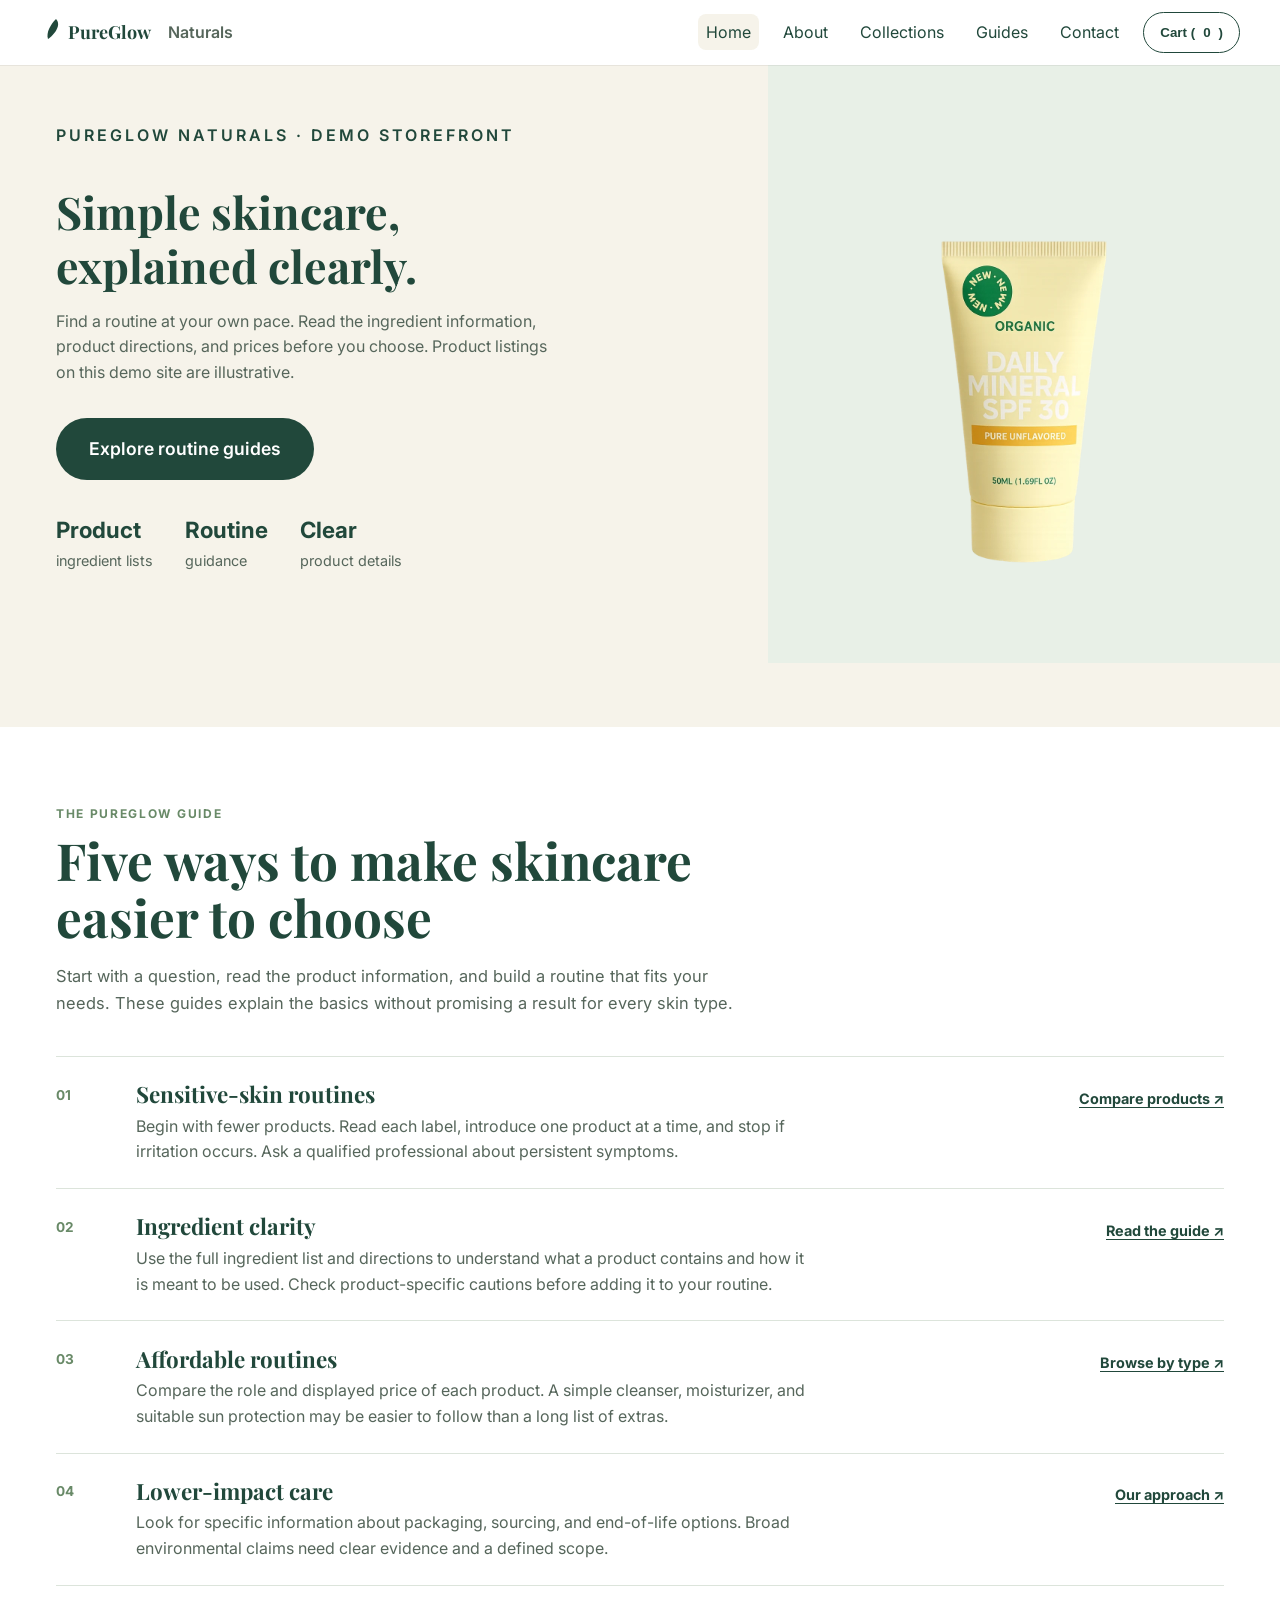
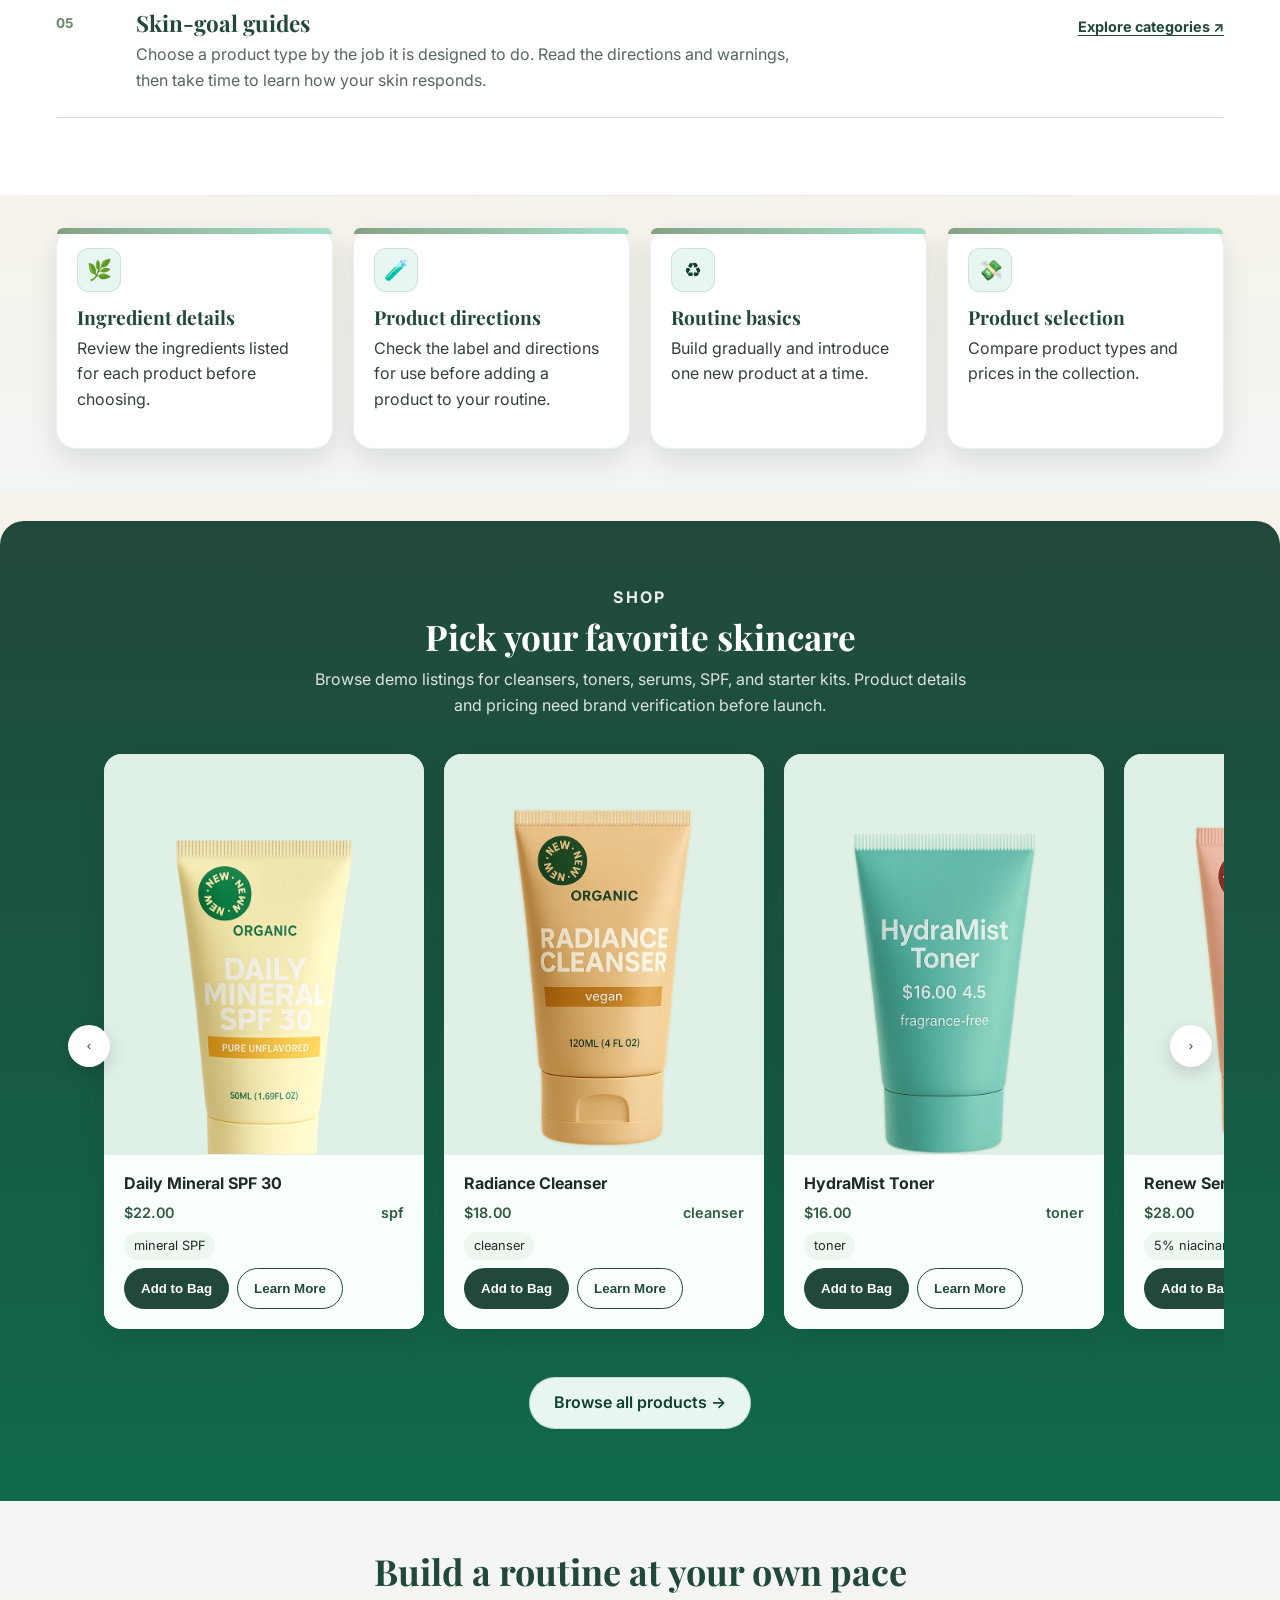
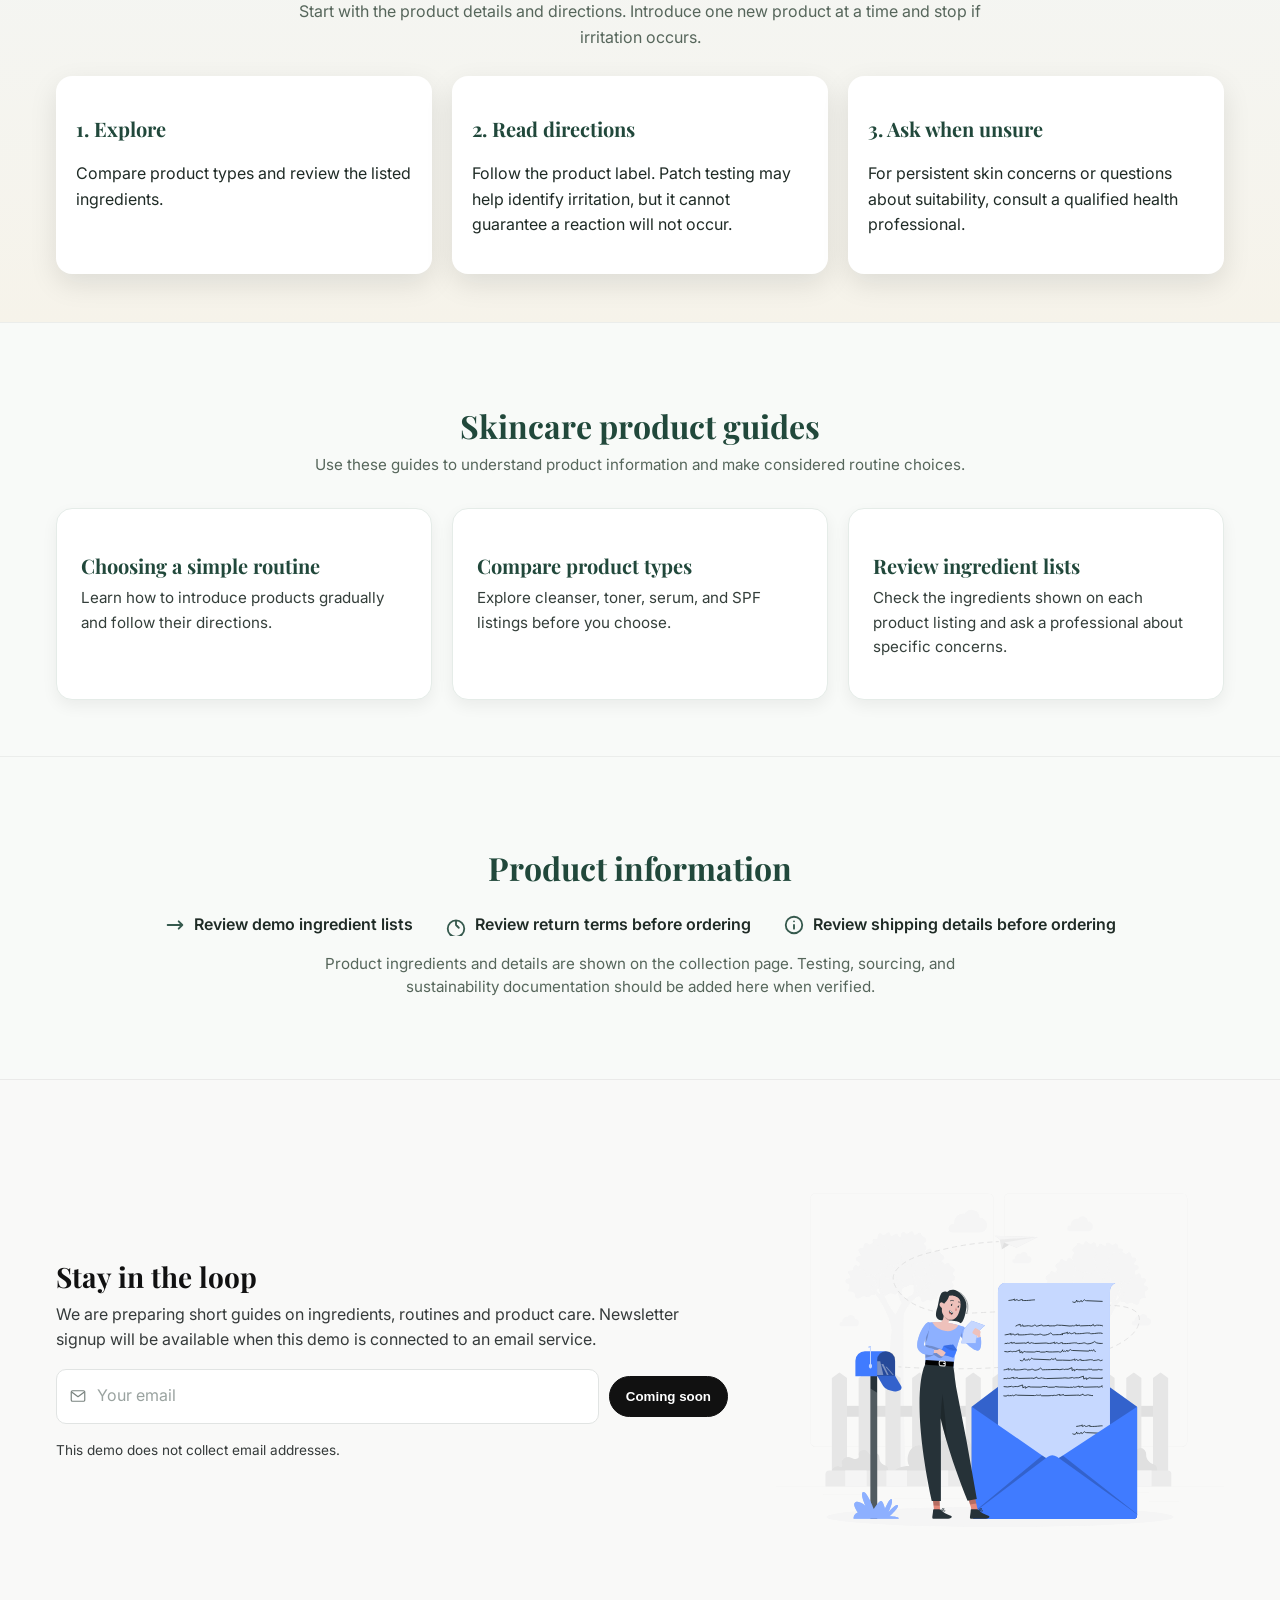
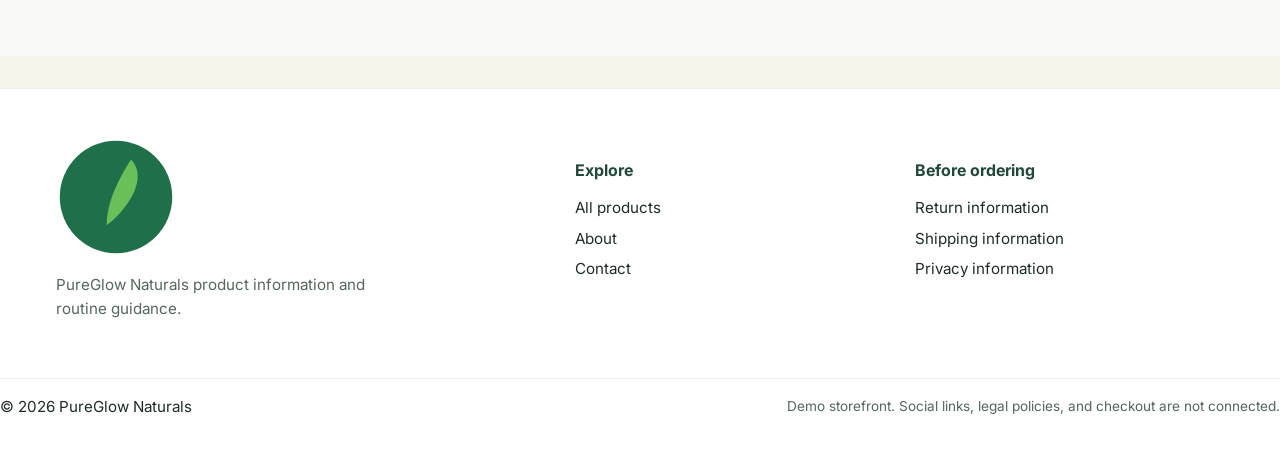
<file: index.html>
<!DOCTYPE html>
<html lang="en">
<head>
  <meta charset="utf-8" />
  <meta name="viewport" content="width=device-width, initial-scale=1" />
  <title>PureGlow Naturals | Simple skincare, clear product details</title>
  <meta name="description" content="Explore PureGlow Naturals skincare products with ingredient details, routine guidance, and straightforward product information." />
  <meta property="og:title" content="PureGlow Naturals" />
  <meta property="og:description" content="Explore skincare products with ingredient details and straightforward product information." />
  <meta property="og:type" content="website" />

  <meta property="og:image" content="assets/images/product-img1.webp" />
  <meta name="twitter:card" content="summary_large_image" />

  <link rel="icon" href="favicon.svg" type="image/svg+xml" />
  <link href="https://fonts.googleapis.com/css2?family=Inter:wght@400;500;600&family=Playfair+Display:wght@600;700&display=swap" rel="stylesheet">
  <link rel="stylesheet" href="styles/main.css" />
</head>
<body>
  <a class="skip-link" href="#main">Skip to content</a>

  <header class="site-header" data-sticky>
    <div class="container header-inner">
      <a class="brand" href="index.html" aria-label="PureGlow Naturals home">
        <svg class="logo" viewBox="0 0 120 32" aria-hidden="true">
          <title>PureGlow Naturals</title>
          <g fill="currentColor">
            <path d="M16 2c6 6-2 16-8 20C6 16 10 8 16 2Z"></path>
            <text x="28" y="22" font-family="Playfair Display, serif" font-size="18">PureGlow</text>
          </g>
        </svg>
        <span class="brand-sub">Naturals</span>
      </a>

      <button class="nav-toggle" aria-expanded="false" aria-controls="primary-nav">
        <span class="sr-only">Toggle navigation</span>
        ☰
      </button>

      <nav id="primary-nav" class="primary-nav" aria-label="Main">
        <ul>
          <li><a class="is-active" href="index.html">Home</a></li>
          <li><a href="about.html">About</a></li>
          <li><a href="collections.html">Collections</a></li>
          <li><a href="index.html#guides">Guides</a></li>
          <li><a href="contact.html">Contact</a></li>
          <li><button class="btn btn-ghost cart-open" data-analytics="open_cart">Cart (<span id="cartCount">0</span>)</button></li>
        </ul>
      </nav>
    </div>
  </header>

  <main id="main">
    <!-- HERO -->
<section class="hero">
  <div class="hero-inner container">
    <div class="hero-content">
      <p class="hero-intro">PUREGLOW NATURALS · DEMO STOREFRONT</p>
      <h1>Simple skincare, explained clearly.</h1>
      <p class="hero-desc">
        Find a routine at your own pace. Read the ingredient information, product directions, and prices before you choose. Product listings on this demo site are illustrative.
      </p>
      <a href="#guides" class="btn btn-primary btn-lg">Explore routine guides</a>

      <div class="hero-stats">
        <div class="stat"><strong>Product</strong><span>ingredient lists</span></div>
        <div class="stat"><strong>Routine</strong><span>guidance</span></div>
        <div class="stat"><strong>Clear</strong><span>product details</span></div>
      </div>
    </div>
    <div class="hero-image">
      <img src="assets/images/product-img1.webp" alt="PureGlow Daily Mineral SPF 30 sunscreen">
    </div>
  </div>
</section>

<section class="guide-hub" id="guides" aria-labelledby="guide-hub-title">
  <div class="container">
    <div class="guide-hub-heading">
      <p class="guide-kicker">THE PUREGLOW GUIDE</p>
      <h2 id="guide-hub-title">Five ways to make skincare easier to choose</h2>
      <p>Start with a question, read the product information, and build a routine that fits your needs. These guides explain the basics without promising a result for every skin type.</p>
    </div>
    <div class="guide-list">
      <article class="guide-item" id="sensitive-skin"><span class="guide-number">01</span><div><h3>Sensitive-skin routines</h3><p>Begin with fewer products. Read each label, introduce one product at a time, and stop if irritation occurs. Ask a qualified professional about persistent symptoms.</p></div><a href="collections.html">Compare products <span aria-hidden="true">↗</span></a></article>
      <article class="guide-item" id="ingredient-clarity"><span class="guide-number">02</span><div><h3>Ingredient clarity</h3><p>Use the full ingredient list and directions to understand what a product contains and how it is meant to be used. Check product-specific cautions before adding it to your routine.</p></div><a href="ingredient-guide.html">Read the guide <span aria-hidden="true">↗</span></a></article>
      <article class="guide-item" id="affordable-routines"><span class="guide-number">03</span><div><h3>Affordable routines</h3><p>Compare the role and displayed price of each product. A simple cleanser, moisturizer, and suitable sun protection may be easier to follow than a long list of extras.</p></div><a href="collections.html">Browse by type <span aria-hidden="true">↗</span></a></article>
      <article class="guide-item" id="lower-impact-care"><span class="guide-number">04</span><div><h3>Lower-impact care</h3><p>Look for specific information about packaging, sourcing, and end-of-life options. Broad environmental claims need clear evidence and a defined scope.</p></div><a href="about.html">Our approach <span aria-hidden="true">↗</span></a></article>
      <article class="guide-item" id="skin-goal-guides"><span class="guide-number">05</span><div><h3>Skin-goal guides</h3><p>Choose a product type by the job it is designed to do. Read the directions and warnings, then take time to learn how your skin responds.</p></div><a href="collections.html">Explore categories <span aria-hidden="true">↗</span></a></article>
    </div>
  </div>
</section>

    <!-- USP / Benefits (modern tiles) -->
<section class="usp-section">
  <div class="container">
    <div class="usp-grid">
      <article class="usp-card">
        <span class="usp-icon" aria-hidden="true">🌿</span>
        <h3>Ingredient details</h3>
        <p>Review the ingredients listed for each product before choosing.</p>
      </article>

      <article class="usp-card">
        <span class="usp-icon" aria-hidden="true">🧪</span>
        <h3>Product directions</h3>
        <p>Check the label and directions for use before adding a product to your routine.</p>
      </article>

      <article class="usp-card">
        <span class="usp-icon" aria-hidden="true">♻️</span>
        <h3>Routine basics</h3>
        <p>Build gradually and introduce one new product at a time.</p>
      </article>

      <article class="usp-card">
        <span class="usp-icon" aria-hidden="true">💸</span>
        <h3>Product selection</h3>
        <p>Compare product types and prices in the collection.</p>
      </article>
    </div>
  </div>
</section>


    <!-- FEATURED PRODUCTS -->
 <!-- FEATURED BAND -->
<section class="featured-band" id="shop">
  <div class="container">
    <header class="band-head">
      <p class="eyebrow">SHOP</p>
      <h2>Pick your favorite skincare</h2>
      <p class="band-sub">
        Browse demo listings for cleansers, toners, serums, SPF, and starter kits. Product details and pricing need brand verification before launch.
      </p>
    </header>

    <div class="scroller-wrap">
      <button class="scroll-btn prev" aria-label="Previous">‹</button>

      <div id="featuredScroller" class="scroller" tabindex="0" aria-label="Featured products">
        <div id="featuredGrid" class="product-row"><!-- filled by JS --></div>
      </div>

      <button class="scroll-btn next" aria-label="Next">›</button>
    </div>

    <div class="band-cta">
      <a class="btn btn-secondary" href="collections.html">Browse all products →</a>
    </div>
  </div>
</section>


  <!-- ROUTINE GUIDANCE -->
<section class="tst is-simple" aria-labelledby="routine-heading">
  <div class="container">
    <header class="tst-head">
      <h2 id="routine-heading">Build a routine at your own pace</h2>
      <p class="tst-sub">Start with the product details and directions. Introduce one new product at a time and stop if irritation occurs.</p>
    </header>
    <div class="grid-3 cards">
      <article class="card"><h3>1. Explore</h3><p>Compare product types and review the listed ingredients.</p></article>
      <article class="card"><h3>2. Read directions</h3><p>Follow the product label. Patch testing may help identify irritation, but it cannot guarantee a reaction will not occur.</p></article>
      <article class="card"><h3>3. Ask when unsure</h3><p>For persistent skin concerns or questions about suitability, consult a qualified health professional.</p></article>
    </div>
  </div>
</section>

  <!-- EDUCATION -->
<section class="education-section">
  <div class="container">
    <header class="edu-head">
      <h2>Skincare product guides</h2>
      <p>Use these guides to understand product information and make considered routine choices.</p>
    </header>

    <div class="grid-3 cards">
      <a class="card card-link" href="collections.html">
        <h3>Choosing a simple routine</h3>
        <p>Learn how to introduce products gradually and follow their directions.</p>
      </a>
      <a class="card card-link" href="collections.html">
        <h3>Compare product types</h3>
        <p>Explore cleanser, toner, serum, and SPF listings before you choose.</p>
      </a>
      <a class="card card-link" href="collections.html">
        <h3>Review ingredient lists</h3>
        <p>Check the ingredients shown on each product listing and ask a professional about specific concerns.</p>
      </a>
    </div>
  </div>
</section>


    <section class="transparency">
  <div class="container transparency-inner">
    <h2>Product information</h2>

    <div class="transparency-points">
      <div class="tpoint">
        <svg xmlns="http://www.w3.org/2000/svg" fill="none" viewBox="0 0 24 24" stroke-width="2" stroke="currentColor">
          <path stroke-linecap="round" stroke-linejoin="round" d="M4 12h16m0 0l-4 4m4-4l-4-4" />
        </svg>
        <span>Review demo ingredient lists</span>
      </div>

      <div class="tpoint">
        <svg xmlns="http://www.w3.org/2000/svg" fill="none" viewBox="0 0 24 24" stroke-width="2" stroke="currentColor">
          <path stroke-linecap="round" stroke-linejoin="round" d="M12 8v4l3 3m6 1a9 9 0 11-18 0 9 9 0 0118 0z" />
        </svg>
        <span>Review return terms before ordering</span>
      </div>

      <div class="tpoint">
        <svg xmlns="http://www.w3.org/2000/svg" fill="none" viewBox="0 0 24 24" stroke-width="2" stroke="currentColor">
          <path stroke-linecap="round" stroke-linejoin="round" d="M3 12a9 9 0 1118 0 9 9 0 01-18 0zm9 0v4m0-8h.01" />
        </svg>
        <span>Review shipping details before ordering</span>
      </div>
    </div>

    <p class="transparency-note">
      Product ingredients and details are shown on the collection page. Testing, sourcing, and sustainability documentation should be added here when verified.
    </p>
  </div>
</section>

  </main>

  <!-- NEWSLETTER -->
<section class="newsletter">
  <div class="container newsletter-inner">
    <!-- Left: copy + form -->
    <div class="newsletter-copy">
      <h2>Stay in the loop</h2>
      <p>
        We are preparing short guides on ingredients, routines and product care. Newsletter signup will be available when this demo is connected to an email service.
      </p>

      <form class="newsletter-form" action="#" method="post" novalidate data-demo-form>
        <label class="sr-only" for="nl-email">Your email</label>
        <div class="input-wrap">
          <!-- mail icon -->
          <svg class="mail-icon" viewBox="0 0 24 24" aria-hidden="true">
            <path d="M3 6.75A1.75 1.75 0 0 1 4.75 5h14.5A1.75 1.75 0 0 1 21 6.75v10.5A1.75 1.75 0 0 1 19.25 19H4.75A1.75 1.75 0 0 1 3 17.25V6.75Z"/>
            <path d="M4 7l8 6 8-6" fill="none" stroke="currentColor" stroke-width="1.6" stroke-linecap="round" stroke-linejoin="round"/>
          </svg>
          <input type="email" id="nl-email" name="email" placeholder="Your email" required>
        </div>
        <button class="btn btn-dark" type="button" disabled>Coming soon</button>
      </form>

      <p class="newsletter-legal tiny">
        This demo does not collect email addresses.
      </p>

    </div>

    <!-- Right: illustration -->
    <div class="newsletter-art" aria-hidden="true">
      <!-- Monochrome mailbox character (inline SVG) -->
     <img src="assets/images/Mailbox.svg" alt="" srcset="">
    </div>
  </div>
</section>


  <footer class="site-footer">
    <div class="footer-inner container">
      <div class="footer-brand">
        <img src="favicon.svg" alt="" class="footer-logo">
        <p>PureGlow Naturals product information and routine guidance.</p>
      </div>
      <nav class="footer-links" aria-label="Footer">
        <div><h4>Explore</h4><ul><li><a href="collections.html">All products</a></li><li><a href="about.html">About</a></li><li><a href="contact.html">Contact</a></li></ul></div>
        <div><h4>Before ordering</h4><ul><li><a href="contact.html#returns">Return information</a></li><li><a href="contact.html#shipping">Shipping information</a></li><li><a href="contact.html#privacy">Privacy information</a></li></ul></div>
      </nav>
    </div>
    <div class="footer-bottom"><p>© <span id="year"></span> PureGlow Naturals</p><p class="tiny">Demo storefront. Social links, legal policies, and checkout are not connected.</p></div>
  </footer>

  <!-- PRODUCT MODAL -->
  <dialog id="productModal" class="modal" aria-label="Product details">
    <button class="modal-close" data-close-modal aria-label="Close">×</button>
    <div class="modal-body" id="productModalContent"><!-- filled by JS --></div>
  </dialog>

  <!-- CART DRAWER -->
  <aside id="cartDrawer" class="cart-drawer" aria-hidden="true" aria-label="Shopping cart">
    <div class="cart-head">
      <h3>Your Bag</h3>
      <button class="cart-close" aria-label="Close cart">×</button>
    </div>
    <div id="cartItems" class="cart-items"></div>
    <div class="cart-foot">
      <div class="cart-line"><span>Subtotal</span><strong id="cartSubtotal">$0.00</strong></div>
      <button id="beginCheckout" class="btn btn-primary">Proceed to Checkout</button><p id="checkoutDemoNotice" class="tiny" role="status" aria-live="polite">Demo checkout only. Orders and payments are not processed.</p>
      <p class="tiny">Demo checkout only. Orders and payments are not processed on this site.</p>
    </div>
  </aside>
  <div id="scrim" class="scrim" hidden></div>

  <script>window.dataLayer = window.dataLayer || [];</script>
  <script defer src="scripts/google-tag.js"></script>
  <script type="module" src="scripts/main.js"></script>
</body>
</html>
</file>
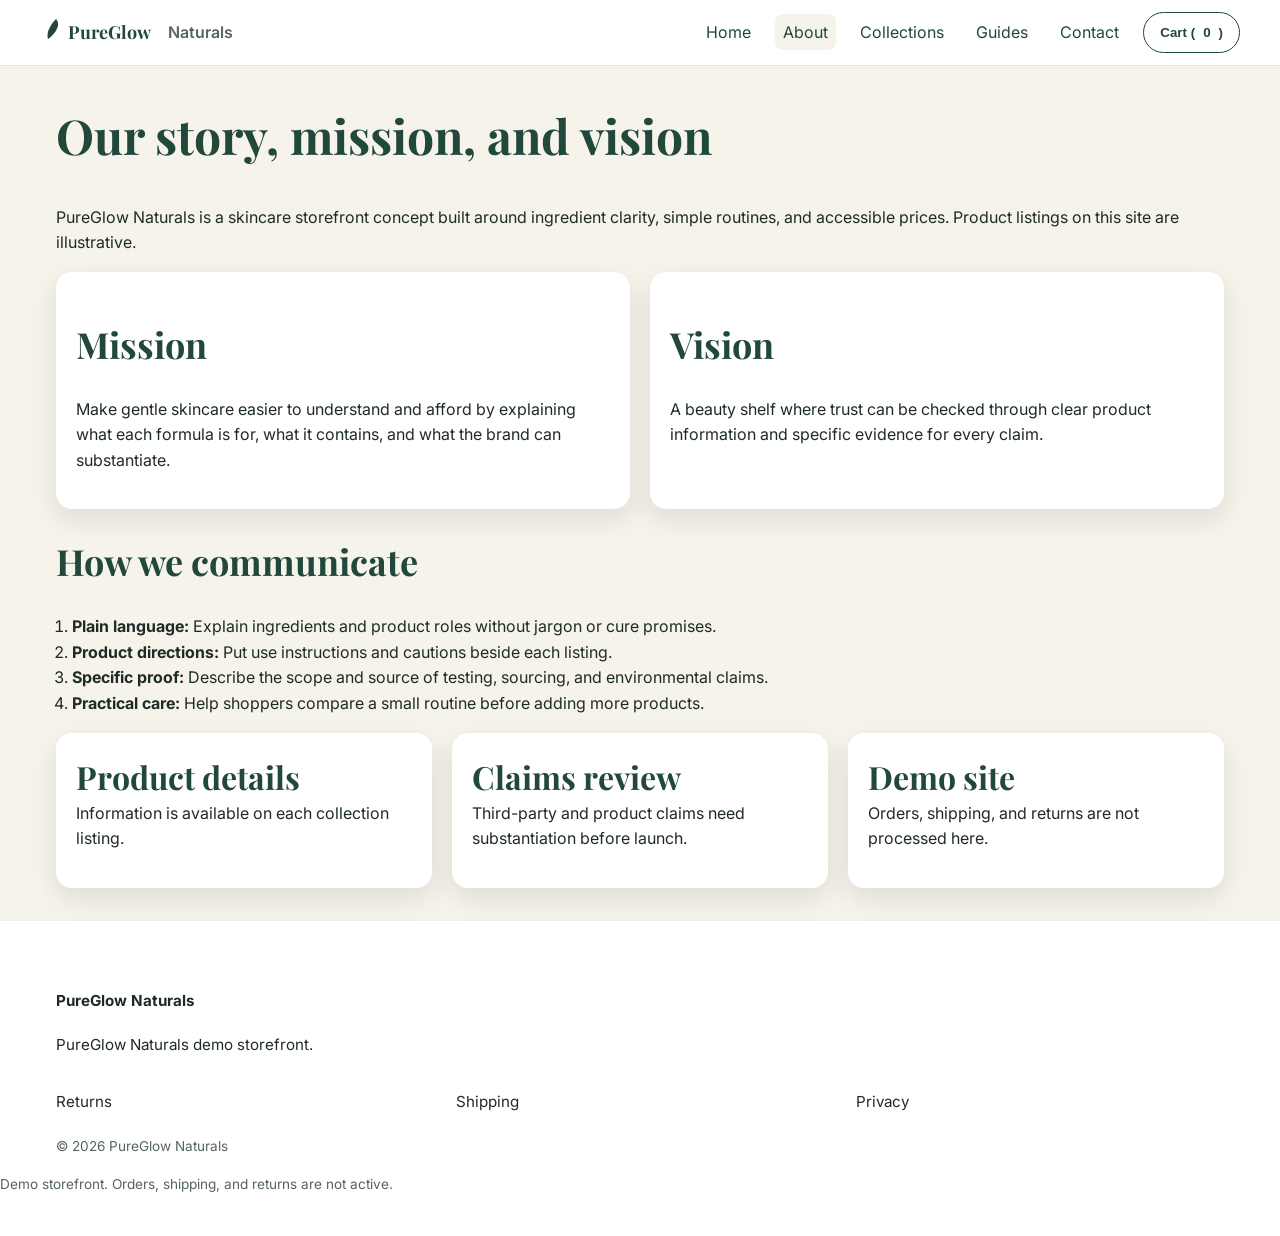
<file: about.html>
<!DOCTYPE html>
<html lang="en">
<head>
  <meta charset="utf-8" />
  <meta name="viewport" content="width=device-width, initial-scale=1" />
  <title>About — PureGlow Naturals</title>
  <meta name="description" content="Learn about the PureGlow Naturals demo site and its approach to clear product information." />
  <link rel="icon" href="favicon.svg" type="image/svg+xml" />
  <link href="https://fonts.googleapis.com/css2?family=Inter:wght@400;500;600&family=Playfair+Display:wght@600;700&display=swap" rel="stylesheet">
  <link rel="stylesheet" href="styles/main.css" />
</head>
<body>
  <a class="skip-link" href="#main">Skip to content</a>
  <header class="site-header">
    <div class="container header-inner">
      <a class="brand" href="index.html" aria-label="PureGlow Naturals home">
        <svg class="logo" viewBox="0 0 120 32" aria-hidden="true"><g fill="currentColor"><path d="M16 2c6 6-2 16-8 20C6 16 10 8 16 2Z"></path><text x="28" y="22" font-family="Playfair Display, serif" font-size="18">PureGlow</text></g></svg>
        <span class="brand-sub">Naturals</span>
      </a>
      <button class="nav-toggle" aria-expanded="false" aria-controls="primary-nav">☰</button>
      <nav id="primary-nav" class="primary-nav" aria-label="Main">
        <ul>
          <li><a href="index.html">Home</a></li>
          <li><a class="is-active" href="about.html">About</a></li>
          <li><a href="collections.html">Collections</a></li>
          <li><a href="index.html#guides">Guides</a></li>
          <li><a href="contact.html">Contact</a></li>
          <li><button class="btn btn-ghost cart-open">Cart (<span id="cartCount">0</span>)</button></li>
        </ul>
      </nav>
    </div>
  </header>

  <main id="main" class="container">
    <section class="page-head">
      <h1>Our story, mission, and vision</h1>
      <p>PureGlow Naturals is a skincare storefront concept built around ingredient clarity, simple routines, and accessible prices. Product listings on this site are illustrative.</p>
    </section>

    <section class="grid-2">
      <article class="card">
        <h2>Mission</h2>
        <p>Make gentle skincare easier to understand and afford by explaining what each formula is for, what it contains, and what the brand can substantiate.</p>
      </article>
      <article class="card">
        <h2>Vision</h2>
        <p>A beauty shelf where trust can be checked through clear product information and specific evidence for every claim.</p>
      </article>
    </section>

    <section class="timeline">
      <h2>How we communicate</h2>
      <ol>
        <li><strong>Plain language:</strong> Explain ingredients and product roles without jargon or cure promises.</li>
        <li><strong>Product directions:</strong> Put use instructions and cautions beside each listing.</li>
        <li><strong>Specific proof:</strong> Describe the scope and source of testing, sourcing, and environmental claims.</li>
        <li><strong>Practical care:</strong> Help shoppers compare a small routine before adding more products.</li>
      </ol>
    </section>

    <section class="metrics grid-3 cards">
      <article class="card">
        <h3>Product details</h3><p>Information is available on each collection listing.</p>
      </article>
      <article class="card">
        <h3>Claims review</h3><p>Third-party and product claims need substantiation before launch.</p>
      </article>
      <article class="card">
        <h3>Demo site</h3><p>Orders, shipping, and returns are not processed here.</p>
      </article>
    </section>

  </main>

  <footer class="site-footer">
    <div class="container footer-grid">
      <div><h4>PureGlow Naturals</h4><p>PureGlow Naturals demo storefront.</p></div>
      <nav aria-label="Footer">
        <ul class="footer-links">
          <li><a href="contact.html#returns">Returns</a></li>
          <li><a href="contact.html#shipping">Shipping</a></li>
          <li><a href="contact.html#privacy">Privacy</a></li>
        </ul>
      </nav>
      <div><p class="tiny">© <span id="year"></span> PureGlow Naturals</p></div>
    </div>
    <p class="tiny">Demo storefront. Orders, shipping, and returns are not active.</p>
  </footer>

  <dialog id="productModal" class="modal"><button class="modal-close" data-close-modal>×</button><div id="productModalContent"></div></dialog>
  <aside id="cartDrawer" class="cart-drawer" aria-hidden="true"><div class="cart-head"><h3>Your Bag</h3><button class="cart-close">×</button></div><div id="cartItems" class="cart-items"></div><div class="cart-foot"><div class="cart-line"><span>Subtotal</span><strong id="cartSubtotal">$0.00</strong></div><button id="beginCheckout" class="btn btn-primary">Proceed to Checkout</button><p id="checkoutDemoNotice" class="tiny" role="status" aria-live="polite">Demo checkout only. Orders and payments are not processed.</p></div></aside>
  <div id="scrim" class="scrim" hidden></div>
  <script>window.dataLayer = window.dataLayer || [];</script>
  <script defer src="scripts/google-tag.js"></script>
  <script type="module" src="scripts/main.js"></script>
</body>
</html>
</file>
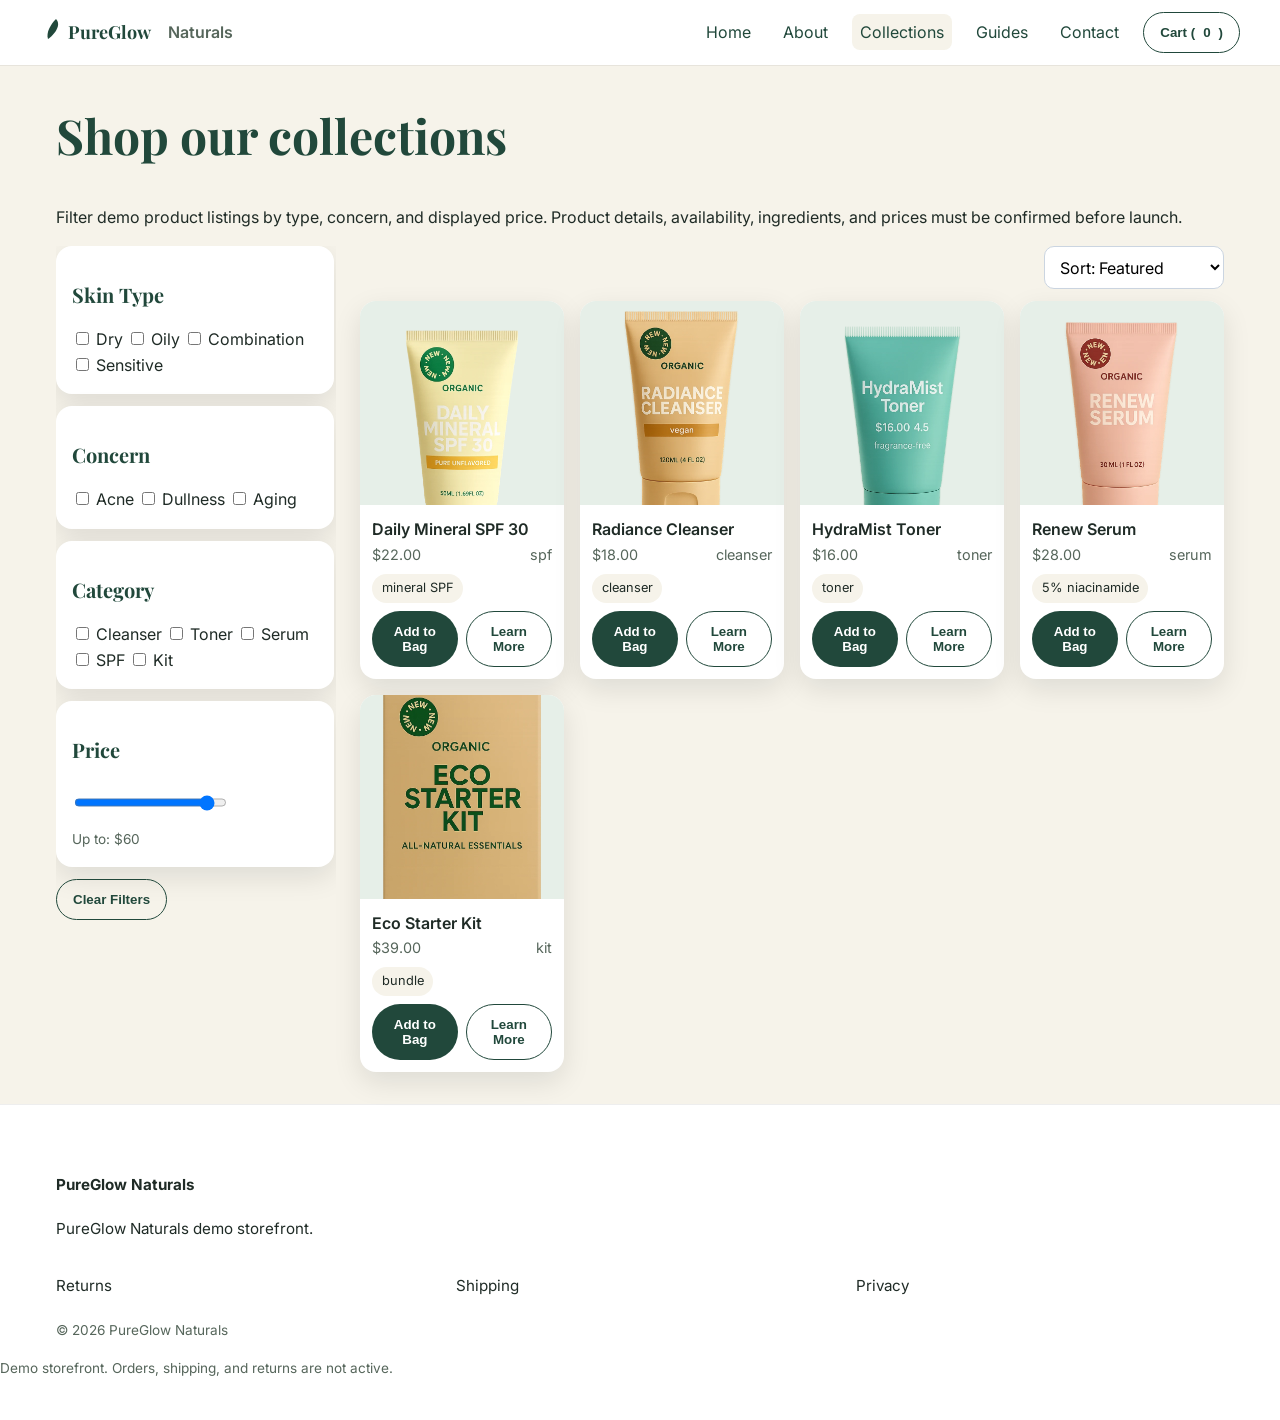
<file: collections.html>
<!DOCTYPE html>
<html lang="en">
<head>
  <meta charset="utf-8" />
  <meta name="viewport" content="width=device-width, initial-scale=1" />
  <title>Collections — PureGlow Naturals</title>
  <meta name="description" content="Explore PureGlow Naturals demo skincare listings and review the product information shown for each item." />
  <link rel="icon" href="favicon.svg" type="image/svg+xml" />
  <link href="https://fonts.googleapis.com/css2?family=Inter:wght@400;500;600&family=Playfair+Display:wght@600;700&display=swap" rel="stylesheet">
  <link rel="stylesheet" href="styles/main.css" />
</head>
<body>
  <a class="skip-link" href="#main">Skip to content</a>
  <header class="site-header">
    <div class="container header-inner">
      <a class="brand" href="index.html" aria-label="PureGlow Naturals home">
        <svg class="logo" viewBox="0 0 120 32" aria-hidden="true"><g fill="currentColor"><path d="M16 2c6 6-2 16-8 20C6 16 10 8 16 2Z"></path><text x="28" y="22" font-family="Playfair Display, serif" font-size="18">PureGlow</text></g></svg>
        <span class="brand-sub">Naturals</span>
      </a>
      <button class="nav-toggle" aria-expanded="false" aria-controls="primary-nav">☰</button>
      <nav id="primary-nav" class="primary-nav" aria-label="Main">
        <ul>
          <li><a href="index.html">Home</a></li>
          <li><a href="about.html">About</a></li>
          <li><a class="is-active" href="collections.html">Collections</a></li>
          <li><a href="index.html#guides">Guides</a></li>
          <li><a href="contact.html">Contact</a></li>
          <li><button class="btn btn-ghost cart-open">Cart (<span id="cartCount">0</span>)</button></li>
        </ul>
      </nav>
    </div>
  </header>

  <main id="main" class="container">
    <section class="page-head">
      <h1>Shop our collections</h1>
      <p>Filter demo product listings by type, concern, and displayed price. Product details, availability, ingredients, and prices must be confirmed before launch.</p>
    </section>

    <section class="shop-layout">
      <!-- Filters -->
      <aside class="filters" aria-label="Filters">
        <div class="filter-block">
          <h3>Skin Type</h3>
          <label><input type="checkbox" name="skin" value="dry"> Dry</label>
          <label><input type="checkbox" name="skin" value="oily"> Oily</label>
          <label><input type="checkbox" name="skin" value="combo"> Combination</label>
          <label><input type="checkbox" name="skin" value="sensitive"> Sensitive</label>
        </div>
        <div class="filter-block">
          <h3>Concern</h3>
          <label><input type="checkbox" name="concern" value="acne"> Acne</label>
          <label><input type="checkbox" name="concern" value="dullness"> Dullness</label>
          <label><input type="checkbox" name="concern" value="aging"> Aging</label>
        </div>
        <div class="filter-block">
          <h3>Category</h3>
          <label><input type="checkbox" name="category" value="cleanser"> Cleanser</label>
          <label><input type="checkbox" name="category" value="toner"> Toner</label>
          <label><input type="checkbox" name="category" value="serum"> Serum</label>
          <label><input type="checkbox" name="category" value="spf"> SPF</label>
          <label><input type="checkbox" name="category" value="kit"> Kit</label>
        </div>
        <div class="filter-block">
          <h3>Price</h3>
          <input id="priceRange" type="range" min="10" max="60" step="1" value="60" />
          <div class="tiny">Up to: $<span id="priceValue">60</span></div>
        </div>
        <button id="clearFilters" class="btn btn-ghost">Clear Filters</button>
      </aside>

      <!-- Grid & Tools -->
      <section class="shop-main">
        <div class="toolbar">
          <label for="sortSelect" class="sr-only">Sort</label>
          <select id="sortSelect">
            <option value="featured">Sort: Featured</option>
            <option value="price-asc">Price: Low to High</option>
            <option value="price-desc">Price: High to Low</option>
          </select>
        </div>

        <div id="productGrid" class="product-grid"></div>


      </section>
    </section>
  </main>

  <footer class="site-footer">
    <div class="container footer-grid">
      <div><h4>PureGlow Naturals</h4><p>PureGlow Naturals demo storefront.</p></div>
      <nav aria-label="Footer">
        <ul class="footer-links">
          <li><a href="contact.html#returns">Returns</a></li>
          <li><a href="contact.html#shipping">Shipping</a></li>
          <li><a href="contact.html#privacy">Privacy</a></li>
        </ul>
      </nav>
      <div><p class="tiny">© <span id="year"></span> PureGlow Naturals</p></div>
    </div>
    <p class="tiny">Demo storefront. Orders, shipping, and returns are not active.</p>
  </footer>

  <dialog id="productModal" class="modal"><button class="modal-close" data-close-modal>×</button><div id="productModalContent"></div></dialog>
  <aside id="cartDrawer" class="cart-drawer" aria-hidden="true"><div class="cart-head"><h3>Your Bag</h3><button class="cart-close">×</button></div><div id="cartItems" class="cart-items"></div><div class="cart-foot"><div class="cart-line"><span>Subtotal</span><strong id="cartSubtotal">$0.00</strong></div><button id="beginCheckout" class="btn btn-primary">Proceed to Checkout</button><p id="checkoutDemoNotice" class="tiny" role="status" aria-live="polite">Demo checkout only. Orders and payments are not processed.</p></div></aside>
  <div id="scrim" class="scrim" hidden></div>
  <script>window.dataLayer = window.dataLayer || [];</script>
  <script defer src="scripts/google-tag.js"></script>
  <script type="module" src="scripts/main.js"></script>
</body>
</html>
</file>
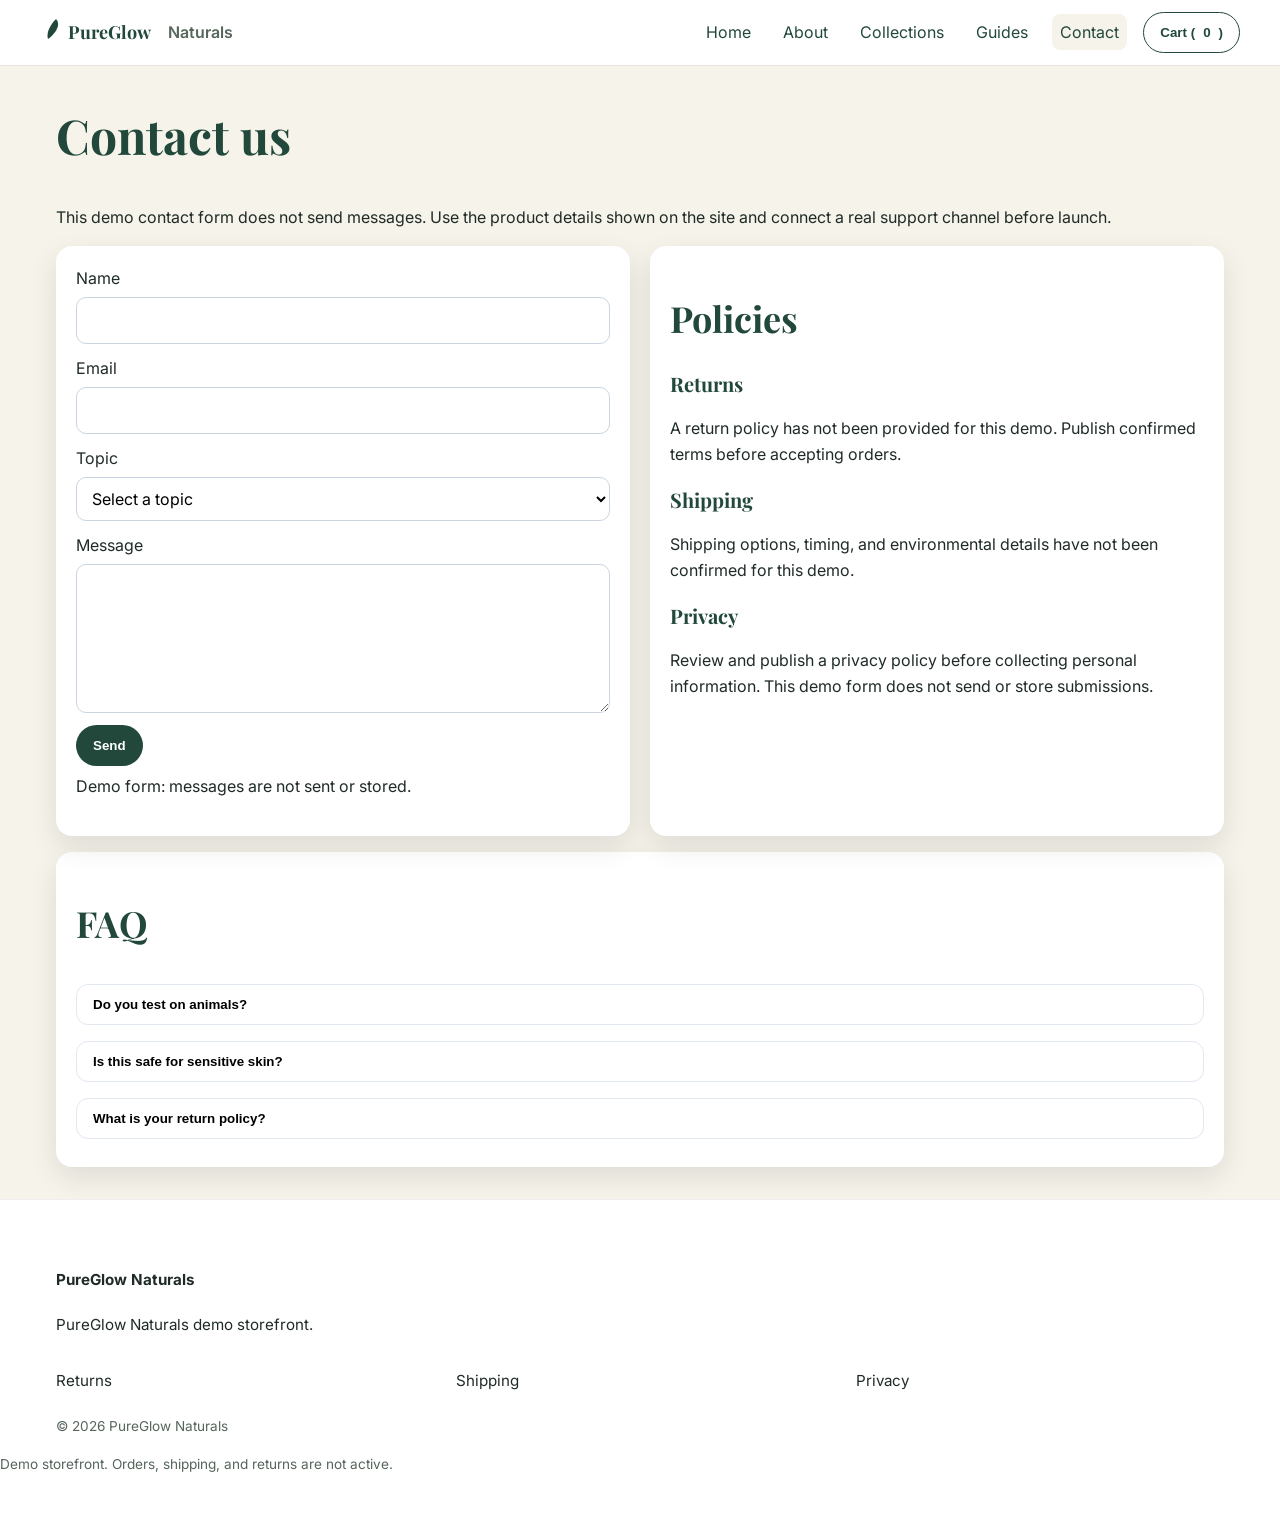
<file: contact.html>
<!DOCTYPE html>
<html lang="en">
<head>
  <meta charset="utf-8" />
  <meta name="viewport" content="width=device-width, initial-scale=1" />
  <title>Contact — PureGlow Naturals</title>
  <meta name="description" content="Questions about ingredients, returns, or shipping? Get in touch." />
  <link rel="icon" href="favicon.svg" type="image/svg+xml" />
  <link href="https://fonts.googleapis.com/css2?family=Inter:wght@400;500;600&family=Playfair+Display:wght@600;700&display=swap" rel="stylesheet">
  <link rel="stylesheet" href="styles/main.css" />
</head>
<body>
  <a class="skip-link" href="#main">Skip to content</a>
  <header class="site-header">
    <div class="container header-inner">
      <a class="brand" href="index.html" aria-label="PureGlow Naturals home">
        <svg class="logo" viewBox="0 0 120 32" aria-hidden="true"><g fill="currentColor"><path d="M16 2c6 6-2 16-8 20C6 16 10 8 16 2Z"></path><text x="28" y="22" font-family="Playfair Display, serif" font-size="18">PureGlow</text></g></svg>
        <span class="brand-sub">Naturals</span>
      </a>
      <button class="nav-toggle" aria-expanded="false" aria-controls="primary-nav">☰</button>
      <nav id="primary-nav" class="primary-nav" aria-label="Main">
        <ul>
          <li><a href="index.html">Home</a></li>
          <li><a href="about.html">About</a></li>
          <li><a href="collections.html">Collections</a></li>
          <li><a href="index.html#guides">Guides</a></li>
          <li><a class="is-active" href="contact.html">Contact</a></li>
          <li><button class="btn btn-ghost cart-open">Cart (<span id="cartCount">0</span>)</button></li>
        </ul>
      </nav>
    </div>
  </header>

  <main id="main" class="container">
    <section class="page-head">
      <h1>Contact us</h1>
      <p>This demo contact form does not send messages. Use the product details shown on the site and connect a real support channel before launch.</p>
    </section>

    <section class="grid-2">
      <form id="contactForm" class="card" novalidate>
        <div class="form-field">
          <label for="cName">Name</label>
          <input id="cName" name="name" required />
        </div>
        <div class="form-field">
          <label for="cEmail">Email</label>
          <input id="cEmail" name="email" type="email" required />
        </div>
        <div class="form-field">
          <label for="cTopic">Topic</label>
          <select id="cTopic" name="topic" required>
            <option value="">Select a topic</option>
            <option>Order</option>
            <option>Ingredients</option>
            <option>Returns</option>
            <option>Shipping</option>
            <option>Other</option>
          </select>
        </div>
        <div class="form-field">
          <label for="cMsg">Message</label>
          <textarea id="cMsg" name="message" rows="5" required></textarea>
        </div>
        <button class="btn btn-primary" type="submit">Send</button>
        <p id="contactMsg" class="form-msg" role="status" aria-live="polite">Demo form: messages are not sent or stored.</p>
      </form>

      <section class="card">
        <h2>Policies</h2>
        <h3 id="returns">Returns</h3>
        <p>A return policy has not been provided for this demo. Publish confirmed terms before accepting orders.</p>
        <h3 id="shipping">Shipping</h3>
        <p>Shipping options, timing, and environmental details have not been confirmed for this demo.</p>
        <h3 id="privacy">Privacy</h3>
        <p>Review and publish a privacy policy before collecting personal information. This demo form does not send or store submissions.</p>

      </section>
    </section>

    <section class="faq card" id="faq">
      <h2>FAQ</h2>
      <button class="faq-q" aria-expanded="false" aria-controls="a1" id="q1">Do you test on animals?</button>
      <div class="faq-a" id="a1" hidden>This information has not been verified for this demo. Confirm the brand’s current policy before publishing a claim.</div>

      <button class="faq-q" aria-expanded="false" aria-controls="a2" id="q2">Is this safe for sensitive skin?</button>
      <div class="faq-a" id="a2" hidden>Product suitability varies. Check product directions and consult a qualified health professional about persistent concerns.</div>

      <button class="faq-q" aria-expanded="false" aria-controls="a3" id="q3">What is your return policy?</button>
      <div class="faq-a" id="a3" hidden>Return terms have not been confirmed for this demo. Publish the approved policy before accepting orders.</div>
    </section>
  </main>

  <footer class="site-footer">
    <div class="container footer-grid">
      <div><h4>PureGlow Naturals</h4><p>PureGlow Naturals demo storefront.</p></div>
      <nav aria-label="Footer">
        <ul class="footer-links">
          <li><a href="#returns">Returns</a></li>
          <li><a href="#shipping">Shipping</a></li>
          <li><a href="#privacy">Privacy</a></li>
        </ul>
      </nav>
      <div><p class="tiny">© <span id="year"></span> PureGlow Naturals</p></div>
    </div>
    <p class="tiny">Demo storefront. Orders, shipping, and returns are not active.</p>
  </footer>

  <dialog id="productModal" class="modal"><button class="modal-close" data-close-modal>×</button><div id="productModalContent"></div></dialog>
  <aside id="cartDrawer" class="cart-drawer" aria-hidden="true"><div class="cart-head"><h3>Your Bag</h3><button class="cart-close">×</button></div><div id="cartItems" class="cart-items"></div><div class="cart-foot"><div class="cart-line"><span>Subtotal</span><strong id="cartSubtotal">$0.00</strong></div><button id="beginCheckout" class="btn btn-primary">Proceed to Checkout</button><p id="checkoutDemoNotice" class="tiny" role="status" aria-live="polite">Demo checkout only. Orders and payments are not processed.</p></div></aside>
  <div id="scrim" class="scrim" hidden></div>
  <script>window.dataLayer = window.dataLayer || [];</script>
  <script defer src="scripts/google-tag.js"></script>
  <script type="module" src="scripts/main.js"></script>
</body>
</html>
</file>
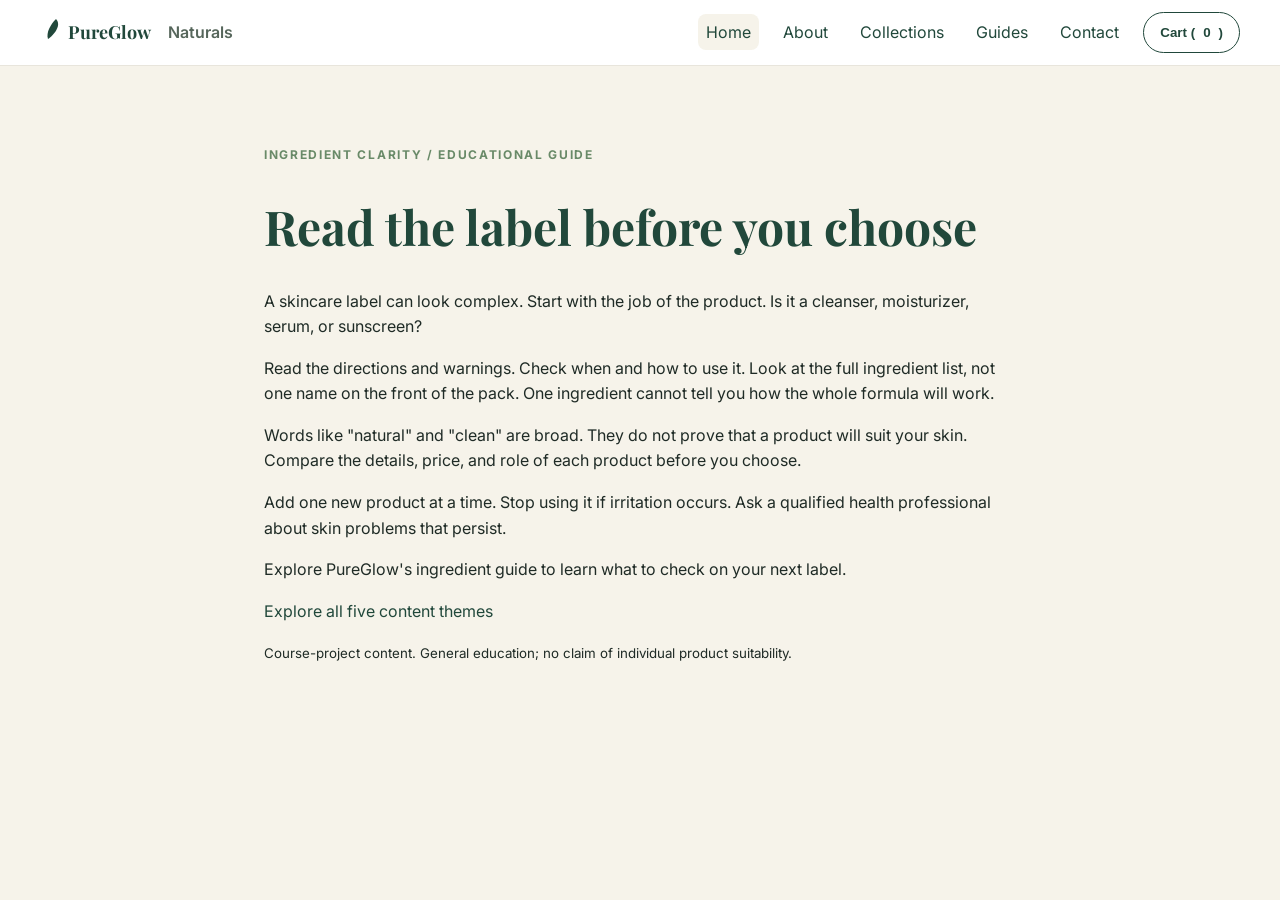
<file: ingredient-guide.html>
<!DOCTYPE html>
<html lang="en">
<head>
  <meta charset="utf-8" />
  <meta name="viewport" content="width=device-width, initial-scale=1" />
  <title>Read the label before you choose | PureGlow Naturals</title>
  <meta name="description" content="Explore PureGlow Naturals skincare products with ingredient details, routine guidance, and straightforward product information." />
  <meta property="og:title" content="PureGlow Naturals" />
  <meta property="og:description" content="Explore skincare products with ingredient details and straightforward product information." />
  <meta property="og:type" content="website" />

  <meta property="og:image" content="assets/images/product-img1.webp" />
  <meta name="twitter:card" content="summary_large_image" />

  <link rel="icon" href="favicon.svg" type="image/svg+xml" />
  <link href="https://fonts.googleapis.com/css2?family=Inter:wght@400;500;600&family=Playfair+Display:wght@600;700&display=swap" rel="stylesheet">
  <link rel="stylesheet" href="styles/main.css" />
</head>
<body><header class="site-header" data-sticky>
    <div class="container header-inner">
      <a class="brand" href="index.html" aria-label="PureGlow Naturals home">
        <svg class="logo" viewBox="0 0 120 32" aria-hidden="true">
          <title>PureGlow Naturals</title>
          <g fill="currentColor">
            <path d="M16 2c6 6-2 16-8 20C6 16 10 8 16 2Z"></path>
            <text x="28" y="22" font-family="Playfair Display, serif" font-size="18">PureGlow</text>
          </g>
        </svg>
        <span class="brand-sub">Naturals</span>
      </a>

      <button class="nav-toggle" aria-expanded="false" aria-controls="primary-nav">
        <span class="sr-only">Toggle navigation</span>
        ☰
      </button>

      <nav id="primary-nav" class="primary-nav" aria-label="Main">
        <ul>
          <li><a class="is-active" href="index.html">Home</a></li>
          <li><a href="about.html">About</a></li>
          <li><a href="collections.html">Collections</a></li>
          <li><a href="index.html#guides">Guides</a></li>
          <li><a href="contact.html">Contact</a></li>
          <li><button class="btn btn-ghost cart-open" data-analytics="open_cart">Cart (<span id="cartCount">0</span>)</button></li>
        </ul>
      </nav>
    </div>
  </header><main id="main" class="container" style="max-width:800px;padding:80px 24px"><p class="guide-kicker">INGREDIENT CLARITY / EDUCATIONAL GUIDE</p><h1>Read the label before you choose</h1><p>A skincare label can look complex. Start with the job of the product. Is it a cleanser, moisturizer, serum, or sunscreen?</p><p>Read the directions and warnings. Check when and how to use it. Look at the full ingredient list, not one name on the front of the pack. One ingredient cannot tell you how the whole formula will work.</p><p>Words like &quot;natural&quot; and &quot;clean&quot; are broad. They do not prove that a product will suit your skin. Compare the details, price, and role of each product before you choose.</p><p>Add one new product at a time. Stop using it if irritation occurs. Ask a qualified health professional about skin problems that persist.</p><p>Explore PureGlow&#x27;s ingredient guide to learn what to check on your next label.</p><p><a href="index.html#guides">Explore all five content themes</a></p><small>Course-project content. General education; no claim of individual product suitability.</small></main><script src="scripts/main.js"></script></body></html>
</file>
<file: styles/main.css>
:root{
  --pg-forest:#21483b;
  --pg-fern:#698a68;
  --pg-sand:#f6f3ea;
  --pg-ink:#1f2b26;
  --pg-stone:#56665b;
  --pg-cream:#ffffff;    /* cards */

  --radius:16px;
  --shadow:0 10px 28px rgba(8,24,16,.10);
  --container:1200px;
}

/* Resets & base */
*{box-sizing:border-box}
html,body{height:100%}
body{
  margin:0;
  font-family:Inter,system-ui,Arial,Helvetica,sans-serif;
  color:var(--pg-ink);
  background:var(--pg-sand);
  line-height:1.6;
  -webkit-font-smoothing:antialiased;
  -moz-osx-font-smoothing:grayscale;
}
h1,h2,h3{font-family:"Playfair Display",serif; line-height:1.25; color:var(--pg-forest)}
h1{font-size:clamp(2rem,4vw,3rem)}
h2{font-size:clamp(1.5rem,3vw,2.25rem)}
h3{font-size:1.25rem}
p{margin:0 0 1rem}
a{color:var(--pg-forest); text-decoration:none}
a:hover{text-decoration:underline}
img{max-width:100%; height:auto; display:block}
.sr-only{position:absolute;left:-9999px;top:auto;width:1px;height:1px;overflow:hidden}
.skip-link{position:absolute;left:-10000px;top:auto}
.skip-link:focus{left:1rem;top:1rem;background:#fff;padding:.5rem 1rem;border-radius:8px;z-index:999}
.container{max-width:var(--container);margin-inline:auto;padding:0 1rem}

/* Grids */
.grid-2{display:grid;gap:1.25rem;grid-template-columns:1fr}
.grid-3{display:grid;gap:1.25rem;grid-template-columns:1fr}
.grid-4{display:grid;gap:1.25rem;grid-template-columns:1fr}
@media (min-width:768px){
  .grid-2{grid-template-columns:1fr 1fr}
  .grid-3{grid-template-columns:repeat(3,1fr)}
  .grid-4{grid-template-columns:repeat(4,1fr)}
}

/* Buttons & cards */
.btn{display:inline-flex;align-items:center;justify-content:center;gap:.5rem;padding:.75rem 1rem;border-radius:999px;border:1px solid transparent;cursor:pointer;font-weight:600}
.btn-primary{background:var(--pg-forest); color:#fff}
.btn-primary:hover{filter:brightness(.95)}
.btn-secondary{background:var(--pg-fern); color:#08391f}
.btn-ghost{background:transparent;border-color:var(--pg-forest);color:var(--pg-forest)}
.link{font-weight:600}

.card{background:var(--pg-cream); border-radius:var(--radius); padding:1.25rem; box-shadow:var(--shadow)}
.card-link{display:block; transition:transform .15s ease}
.card-link:hover{transform:translateY(-2px)}

/* Header / Nav */
.site-header{position:sticky; top:0; background:#fff; box-shadow:0 1px 0 rgba(0,0,0,.06); z-index:50}
.header-inner{display:flex;align-items:center;justify-content:space-between;padding:.75rem 0}
.brand{display:flex;align-items:center;gap:.5rem;color:var(--pg-forest);font-weight:700}
.brand-sub{font-weight:600;color:var(--pg-stone)}
.logo{width:120px;height:32px}
.primary-nav ul{display:flex;gap:1rem;list-style:none;padding:0;margin:0;align-items:center}
.primary-nav a{padding:.5rem .5rem;border-radius:8px}
.primary-nav a.is-active{background:var(--pg-sand)}
.nav-toggle{display:none;background:transparent;border:1px solid var(--pg-forest);border-radius:8px;padding:.25rem .5rem}
@media (max-width:880px){
  .nav-toggle{display:inline-block}
  .primary-nav{position:fixed; inset:56px 0 auto 0; background:#fff; border-bottom:1px solid #eee; transform:translateY(-120%); transition:transform .2s ease; padding:1rem}
  .primary-nav.open{transform:translateY(0)}
  .primary-nav ul{flex-direction:column; align-items:flex-start}
}

/* ---------- HERO SECTION ---------- */
.hero{
  position:relative;
  background:linear-gradient(to right,#f6f3ea 60%, #e8f0e7 40%);
  display:flex; align-items:center; justify-content:center;
  padding:clamp(2.5rem,4.5vw,4.5rem) 0 clamp(3rem,7vw,6rem);
  margin-bottom:clamp(3rem,6vw,4rem);
}
.hero-inner{
  display:flex; align-items:center; justify-content:space-between; gap:3rem;
  max-width:1200px; width:100%; padding-inline:1rem;
}
.hero-content{flex:1 1 50%; max-width:550px}
.hero-intro{color:var(--pg-forest); letter-spacing:3px; font-weight:600; margin-bottom:.5rem}
.hero-content h1{font-family:"Playfair Display",serif; font-size:clamp(2rem,4vw,2.8rem); color:var(--pg-forest); margin-bottom:1rem; line-height:1.2}
.hero-desc{color:var(--pg-stone); margin-bottom:2rem; line-height:1.6; max-width:90%}
.btn-lg{padding:1rem 2rem; font-size:1.1rem}
.hero-stats{display:flex; gap:2rem; flex-wrap:wrap; margin-top:2rem}
.hero-stats strong{display:block; color:var(--pg-forest); font-size:1.4rem; font-weight:700}
.hero-stats span{color:var(--pg-stone); font-size:.9rem}
.hero-image{flex:1 1 50%; display:flex; align-items:center; justify-content:center; min-width:250px; max-width:400px}
.hero-image img{width:100%; height:auto; max-width:300px; border-radius:12px; object-fit:contain; transform:translateY(0); transition:transform .3s ease}
.hero-image img:hover{transform:scale(1.05)}
@media (max-width:900px){
  .hero{background:#f6f3ea; padding:clamp(2rem,6vw,4rem) 0}
  .hero-inner{flex-direction:column-reverse; align-items:center; text-align:center}
  .hero-content{flex:1 1 100%; max-width:600px}
  .hero-image{flex:1 1 100%; max-width:420px; margin-bottom:2rem}
  .hero-stats{justify-content:center}
}

.guide-hub{padding:clamp(3rem,6vw,5.5rem) 0;background:#fff}
.guide-hub-heading{max-width:760px;margin-bottom:2.5rem}
.guide-kicker{color:var(--pg-fern);font-size:.75rem;font-weight:700;letter-spacing:.14em;margin-bottom:.55rem}
.guide-hub-heading h2{max-width:680px;font-size:clamp(2rem,4vw,3.25rem);line-height:1.13;margin:.2rem 0 1rem}
.guide-hub-heading>p:last-child{max-width:68ch;color:var(--pg-stone);font-size:1.03rem}
.guide-list{border-top:1px solid #dce4db}
.guide-item{display:grid;grid-template-columns:60px minmax(0,1fr) auto;gap:1.25rem;align-items:start;padding:1.45rem 0;border-bottom:1px solid #dce4db}
.guide-number{color:var(--pg-fern);font-size:.85rem;font-weight:700;padding-top:.28rem}
.guide-item h3{font-size:1.4rem;margin:0 0 .35rem}
.guide-item p{max-width:68ch;color:var(--pg-stone);margin:0}
.guide-item>a{font-size:.9rem;font-weight:700;white-space:nowrap;margin-top:.4rem;text-decoration:underline;text-underline-offset:.2em}
.guide-item>a:hover{color:var(--pg-fern)}
@media(max-width:720px){.guide-item{grid-template-columns:38px minmax(0,1fr)}.guide-item>a{grid-column:2;margin-top:0}.guide-hub{padding:3rem 0}}

/* Section headers & product grid */
.section-head{display:flex;align-items:center;justify-content:space-between;margin:1rem 0 .5rem}
.product-grid{display:grid;gap:1rem;grid-template-columns:repeat(2,1fr)}
@media (min-width:768px){.product-grid{grid-template-columns:repeat(3,1fr)}}
@media (min-width:1080px){.product-grid{grid-template-columns:repeat(4,1fr)}}

/* Product card (default) */
.product{background:#fff;border-radius:var(--radius);box-shadow:var(--shadow);overflow:hidden;display:flex;flex-direction:column}
.product img{aspect-ratio:1/1;object-fit:cover;background:#e6efe8}
.product .p-body{padding:.75rem}
.product .p-title{font-weight:600}
.product .p-meta{display:flex;justify-content:space-between;color:var(--pg-stone);font-size:.9rem}
.badges{display:flex;gap:.5rem;flex-wrap:wrap;padding:0;margin:.5rem 0 0;list-style:none}
.badge{display:inline-block;background:var(--pg-sand);color:var(--pg-ink);border-radius:999px;padding:.25rem .6rem;font-size:.8rem}

/* ===== USP / Benefits (modern tiles) ===== */
.usp-section{
  position:relative;
  padding:clamp(1.5rem,4vw,2rem) 0 clamp(2.25rem,5vw,2.75rem);
  background:linear-gradient(180deg,var(--pg-sand) 0%, #f1f5f3 100%);
}
.usp-section::before{
  content:""; position:absolute; left:0; right:0; top:0; height:1px;
  background:linear-gradient(to right, transparent, rgba(0,0,0,.06), transparent);
}
.usp-grid{display:grid; grid-template-columns:1fr; gap:clamp(.9rem,2.5vw,1.25rem)}
@media (min-width:760px){.usp-grid{grid-template-columns:repeat(2,1fr)}}
@media (min-width:1040px){.usp-grid{grid-template-columns:repeat(4,1fr)}}
.usp-card{
  position:relative; background:var(--pg-cream); border-radius:20px;
  padding:clamp(1rem,2.4vw,1.25rem); box-shadow:var(--shadow);
  border:1px solid rgba(20,82,61,.08); transition:transform .18s ease, box-shadow .18s ease, border-color .18s ease; isolation:isolate;
}
.usp-card:hover{transform:translateY(-3px); box-shadow:0 16px 32px rgba(10,40,28,.12); border-color:rgba(20,82,61,.18)}
.usp-card::after{content:""; position:absolute; inset:0 0 auto 0; height:6px; border-radius:20px 20px 0 0; background:linear-gradient(90deg, var(--pg-fern), #8fd9be); opacity:.8}
.usp-icon{display:inline-flex; align-items:center; justify-content:center; width:44px; height:44px; border-radius:12px; background:#e7f6f0; color:#0e3d2c; font-size:1.25rem; margin-bottom:.6rem; box-shadow:inset 0 0 0 1px rgba(20,82,61,.12)}
.usp-card h3{margin:.25rem 0 .4rem; color:var(--pg-forest); font-weight:700; font-size:clamp(1.05rem,2.2vw,1.2rem)}
.usp-card p{color:var(--pg-ink); opacity:.9}
.usp-section + .featured-band{margin-top:clamp(1.25rem,3vw,1.75rem)}

/* ===== Featured Band (green panel + horizontal cards) ===== */
.featured-band{background:linear-gradient(180deg,var(--pg-forest) 0%, #0f694b 100%); color:#fff; padding:clamp(2.5rem,6vw,4rem) 0 clamp(3rem,7vw,4.5rem); border-radius:24px 24px 0 0; margin-top:clamp(2rem,5vw,3rem)}
.band-head{max-width:860px; margin:0 auto 1.25rem; text-align:center}
.band-head .eyebrow{letter-spacing:.15em; font-weight:700; opacity:.9; margin:0 0 .25rem}
.band-head h2{color:#fff; margin:.25rem 0 .5rem; font-size:clamp(1.6rem,3vw,2.2rem)}
.band-head .band-sub{color:rgba(255,255,255,.85); margin:0 auto; max-width:680px}
.scroller-wrap{position:relative; margin-top:1.25rem}
.scroller{overflow-x:auto; scroll-snap-type:x mandatory; -webkit-overflow-scrolling:touch; scrollbar-width:none}
.scroller::-webkit-scrollbar{display:none}
.product-row{display:inline-flex; gap:1.25rem; padding:1rem 3rem 1.5rem; min-width:100%}

/* Featured product cards in band */
.featured-band .product{
  display:flex; flex-direction:column; min-width:clamp(260px,30vw,320px);
  background:#e8f4ec; border-radius:18px; box-shadow:var(--shadow);
  scroll-snap-align:center; overflow:hidden; transition:transform .25s ease, box-shadow .25s ease;
}
.featured-band .product:hover{transform:translateY(-4px); box-shadow:0 12px 24px rgba(0,0,0,.15)}
.featured-band .product img{display:block; width:100%; aspect-ratio:4/5; object-fit:cover; background:#dff0e6}
.featured-band .product .p-body{flex:1 1 auto; background:#f9fffb; padding:1rem 1.25rem 1.25rem; border-top:1px solid rgba(16,53,33,.08)}
.featured-band .product .p-title{color:var(--pg-ink); font-weight:700; font-size:1rem; margin-bottom:.25rem}
.featured-band .product .p-meta{color:#315a44; font-weight:600; margin-bottom:.5rem}
.featured-band .product .badges{margin-top:.5rem}
.featured-band .product .badge{background:#ebf7ef}

/* Scroll buttons */
.scroll-btn{
  position:absolute; top:50%; transform:translateY(-50%); width:42px; height:42px; border-radius:999px; border:none;
  background:#fff; color:var(--pg-forest); box-shadow:0 6px 18px rgba(0,0,0,.15); cursor:pointer; z-index:3; transition:all .2s ease;
}
.scroll-btn:hover{filter:brightness(.95); transform:translateY(-50%) scale(1.05)}
.scroll-btn.prev{left:.75rem}
.scroll-btn.next{right:.75rem}
.band-cta{display:flex; justify-content:center; margin-top:1.5rem}
.band-cta .btn.btn-secondary{background:#e7f6f0; color:#0f3f2e; border:1px solid rgba(20,82,61,.16); font-weight:600; padding:.75rem 1.5rem}
.featured-band .product-grid{display:contents}
@media (max-width:900px){
  .scroll-btn{display:none}
  .featured-band{border-radius:0; padding:2rem 0 3rem}
  .product-row{padding:1rem 1.5rem 1.5rem; gap:1rem}
  .band-head{padding:0 1rem}
}

/* ===== Minimal Testimonials ===== */
.tst{background:linear-gradient(180deg,#f7f8f6 0%, var(--pg-sand) 100%); padding:clamp(2rem,5vw,3rem) 0}
.tst-head{text-align:center; margin-bottom:clamp(1rem,3vw,1.5rem)}
.tst-head h2{color:var(--pg-forest); margin:0 0 .35rem}
.tst-sub{color:var(--pg-stone); max-width:680px; margin:0 auto}
.tst-grid{display:grid; gap:clamp(1rem,2.5vw,1.25rem); grid-template-columns:1fr}
@media (min-width:780px){.tst-grid{grid-template-columns:repeat(3,1fr)}}
@media (min-width:1180px){.tst-grid{grid-template-columns:repeat(5,1fr)}}
.tst-card{background:#fff; border:1px solid rgba(20,82,61,.10); border-radius:18px; padding:1rem; box-shadow:0 8px 24px rgba(8,24,16,.06); transition:transform .18s ease, box-shadow .18s ease}
.tst-card:hover{transform:translateY(-3px); box-shadow:0 14px 32px rgba(8,24,16,.10)}
.tst-featured{grid-column:span 1; background:#fff; border:1px solid rgba(20,82,61,.18); box-shadow:0 8px 24px rgba(8,24,16,.10), 0 20px 40px rgba(20,82,61,.10)}
@media (min-width:1180px){.tst-featured{grid-column:2 / span 2}}
.tst-row{display:flex; align-items:center; gap:.75rem; margin-bottom:.5rem}
.tst-avatar{width:40px; height:40px; border-radius:50%; display:inline-flex; align-items:center; justify-content:center; background:#e7f6f0; color:#0e3d2c; font-weight:700}
.tst-name{font-weight:700; color:var(--pg-ink)}
.tst-meta{font-size:.85rem; color:var(--pg-stone)}
.tst-stars{margin-left:auto; color:#f9b300; letter-spacing:2px; font-size:1rem}
.tst-quote{margin:.35rem 0 .75rem; color:var(--pg-ink)}
.tst-tags{display:flex; flex-wrap:wrap; gap:.4rem}
.tst-tag{font-size:.8rem; padding:.25rem .5rem; border-radius:999px; background:#eaf7f1; color:#124836; border:1px solid rgba(20,82,61,.12)}

/* Reviews (old simple block, kept for other pages) */
.reviews{display:grid; gap:1rem; grid-template-columns:1fr}
.review{background:#fff; border-left:4px solid var(--pg-forest); padding:1rem; border-radius:8px}

/* Misc sections */
.transparency{text-align:center}
.transparency .badges{justify-content:center}
.site-footer{margin-top:2rem; background:#fff; border-top:1px solid #eee}
.footer-grid{display:grid; gap:1rem; grid-template-columns:1fr}
.footer-links{list-style:none; padding:0; margin:0; display:grid; gap:.4rem}
.socials a{display:inline-flex; align-items:center; justify-content:center; width:32px; height:32px; border:1px solid #ddd; border-radius:999px}
.trustbar{border-top:1px solid #eee; padding:.75rem 0}
.tiny{font-size:.85rem; color:var(--pg-stone)}
.page-head{margin:1rem 0}
.timeline ol{padding-left:1rem}
.metrics h3{font-size:2rem; margin:.25rem 0}

/* Shop layout */
.shop-layout{display:grid; grid-template-columns:1fr; gap:1.25rem}
.filters{position:sticky; top:72px; align-self:start}
.filter-block{background:var(--pg-cream); padding:1rem; border-radius:var(--radius); box-shadow:var(--shadow); margin-bottom:.75rem}
.shop-main .toolbar{display:flex; justify-content:flex-end; margin-bottom:.75rem}

/* Forms */
.form-field{display:grid; gap:.35rem; margin-bottom:.75rem}
input,select,textarea{border:1px solid #cbd5e1; border-radius:10px; padding:.6rem .7rem; font:inherit; background:#fff}
input:focus,select:focus,textarea:focus{outline:2px solid var(--pg-fern); border-color:var(--pg-fern)}
.form-msg{margin-top:.5rem; min-height:1.2em}
.map{border-radius:var(--radius); box-shadow:var(--shadow)}

/* FAQ */
.faq{margin-top:1rem}
.faq-q{width:100%; text-align:left; background:#fff; border:1px solid #e2e8f0; border-radius:12px; padding:.75rem 1rem; margin:.5rem 0; font-weight:600}
.faq-a{background:#fff; border-left:3px solid var(--pg-forest); border-radius:0 12px 12px 12px; padding:.75rem 1rem}

/* Modal & cart */
.modal{border:none; border-radius:16px; padding:0; width:min(880px,92vw)}
.modal::backdrop{background:rgba(0,0,0,.3)}
.modal-close{position:absolute; right:.5rem; top:.35rem; border:none; background:#fff; border-radius:999px; width:32px; height:32px; cursor:pointer; font-size:1.2rem}
.modal-body{padding:1rem}
.cart-drawer{position:fixed; inset:0 0 0 auto; width:min(420px,90vw); background:#fff; transform:translateX(110%); transition:transform .2s ease; box-shadow:-8px 0 24px rgba(0,0,0,.12); display:flex; flex-direction:column; z-index:60}
.cart-drawer.open{transform:translateX(0)}
.cart-head,.cart-foot{padding:1rem; border-bottom:1px solid #eee}
.cart-head{display:flex; justify-content:space-between; align-items:center}
.cart-items{padding:1rem; overflow:auto; flex:1}
.cart-line{display:flex; justify-content:space-between; align-items:center; margin:.5rem 0}
.scrim{position:fixed; inset:0; background:rgba(0,0,0,.3); z-index:55}

/* Focus & motion */
.primary-nav a:focus,.btn:focus{outline:2px solid var(--pg-fern)}
@media (prefers-reduced-motion:reduce){
  *{animation:none!important; transition:none!important}
}

/* Print */
@media print{
  .site-header,.site-footer,.filters,.toolbar,.cart-drawer,.scrim,.modal{display:none!important}
  body{background:#fff}
  .card{box-shadow:none; border:1px solid #ddd}
}

/* ===== Upgraded Testimonials styling ===== */
.tst{background:linear-gradient(180deg,#f4f6f4 0%, var(--pg-sand) 100%); padding:clamp(2.2rem,5vw,3rem) 0}
.tst-head{text-align:center; margin-bottom:clamp(1rem,3vw,1.6rem)}
.tst-head h2{color:var(--pg-forest); margin:0 0 .35rem}
.tst-sub{color:var(--pg-stone); max-width:720px; margin:0 auto}

.tst-grid{display:grid; gap:clamp(1rem,2.5vw,1.25rem); grid-template-columns:1fr}
@media (min-width:780px){.tst-grid{grid-template-columns:repeat(3,1fr)}}
@media (min-width:1180px){.tst-grid{grid-template-columns:repeat(5,1fr)}}

.tst-card{
  position:relative; background:#fff; border:1px solid rgba(20,82,61,.12);
  border-radius:20px; padding:1.1rem 1.25rem; box-shadow:0 10px 26px rgba(8,24,16,.08);
  transition:transform .18s ease, box-shadow .18s ease, border-color .18s ease;
}
.tst-card:hover{transform:translateY(-4px); box-shadow:0 18px 36px rgba(8,24,16,.12); border-color:rgba(20,82,61,.22)}

.tst-featured{
  grid-column:span 1;
  background:linear-gradient(180deg,#ffffff 0%, #fbfefd 100%);
  box-shadow:0 12px 28px rgba(8,24,16,.10), 0 24px 44px rgba(20,82,61,.10);
}
@media (min-width:1180px){.tst-featured{grid-column:2 / span 2}}

.tst-row{display:flex; align-items:center; gap:.75rem; margin-bottom:.5rem}
.tst-avatar{
  width:42px; height:42px; border-radius:50%;
  display:inline-flex; align-items:center; justify-content:center;
  background: radial-gradient(120% 120% at 20% 0%, #e7f6f0 0%, #d9efe8 100%);
  color:#0e3d2c; font-weight:700;
  box-shadow:inset 0 0 0 1px rgba(20,82,61,.12);
}
.tst-name{font-weight:700; color:var(--pg-ink)}
.tst-meta{font-size:.86rem; color:var(--pg-stone)}
.tst-rating{margin-left:auto; display:flex; gap:.15rem}
.tst-rating svg{width:18px; height:18px; fill:#f7b500; opacity:.95}
.tst-rating svg.half{mask:linear-gradient(90deg,#000 50%, transparent 50%); -webkit-mask:linear-gradient(90deg,#000 50%, transparent 50%)}

.tst-quote{
  position:relative; margin:.45rem 0 .9rem; color:var(--pg-ink);
}
.tst-quote::before{
  content:""; position:absolute; left:-10px; top:-8px; width:18px; height:18px; opacity:.15;
  background:currentColor; -webkit-mask:url('#quote') no-repeat center / contain; mask:url('#quote') no-repeat center / contain;
  color:var(--pg-forest);
}

.tst-tags{display:flex; flex-wrap:wrap; gap:.45rem}
.tst-tag{
  font-size:.8rem; padding:.28rem .55rem; border-radius:999px;
  background:#eaf7f1; color:#124836; border:1px solid rgba(20,82,61,.14);
}

.tst-foot{
  margin-top:.9rem; display:flex; align-items:center; justify-content:space-between; color:var(--pg-stone); font-size:.85rem;
}
.chip{
  display:inline-flex; align-items:center; gap:.35rem; background:#edf8f2;
  border:1px solid rgba(20,82,61,.16); border-radius:999px; padding:.25rem .55rem; color:#124836; font-weight:600;
}
.chip .i{width:14px; height:14px; fill:#2fb380}

/* ===== Simple Testimonials mode ===== */
.tst.is-simple .tst-grid{
  grid-template-columns: 1fr;
  gap: 1rem;
}
@media (min-width: 780px){
  .tst.is-simple .tst-grid{ grid-template-columns: repeat(3, 1fr); }
}

.tst.is-simple .tst-card{
  border: 1px solid #e3e7e5;
  border-radius: 14px;
  box-shadow: none;
  padding: 1rem 1.25rem;
  background: #fff;
  transition: none;
}

.tst.is-simple .tst-featured{
  border-color: #e3e7e5;
  background: #fff;
  box-shadow: none;
  grid-column: auto;
}

.tst.is-simple .tst-row{
  display: flex;
  align-items: baseline;
  gap: .5rem;
  margin: 0 0 .5rem;
}

/* Hide decorative bits */
.tst.is-simple .tst-avatar,
.tst.is-simple .tst-tags,
.tst.is-simple .tst-foot { display: none; }

.tst.is-simple .tst-name{
  font-weight: 700;
  color: var(--pg-ink);
}
.tst.is-simple .tst-meta{
  font-size: .9rem;
  color: var(--pg-stone);
}

.tst.is-simple .tst-rating{
  margin-left: auto;
  display: flex;
  gap: .12rem;
}
.tst.is-simple .tst-rating svg{
  width: 14px; height: 14px; fill: #f6b300; opacity: .95;
}
.tst.is-simple .tst-quote{
  margin: .25rem 0 0;
  color: var(--pg-ink);
}

/* ===== Education Section (Post-Testimonials Learning Cards) ===== */
.education-section {
  background: #f8faf8; /* slightly warmer neutral to separate from testimonials */
  padding: clamp(2.5rem, 6vw, 3.5rem) 0;
  border-top: 1px solid rgba(0, 0, 0, 0.05);
}

.edu-head {
  text-align: center;
  margin-bottom: clamp(1.5rem, 3vw, 2rem);
}

.edu-head h2 {
  color: var(--pg-forest);
  font-family: "Playfair Display", serif;
  font-weight: 700;
  font-size: clamp(1.6rem, 3vw, 2rem);
  margin-bottom: 0.5rem;
}

.edu-head p {
  color: var(--pg-stone);
  font-size: 0.95rem;
  max-width: 700px;
  margin: 0 auto;
  line-height: 1.5;
}

/* Reuse existing card base but refine spacing */
.education-section .card {
  background: #ffffff;
  border: 1px solid #e5ece8;
  border-radius: 16px;
  box-shadow: 0 6px 16px rgba(8, 24, 16, 0.06);
  padding: 1.5rem;
  transition: transform 0.25s ease, box-shadow 0.25s ease;
}

.education-section .card:hover {
  transform: translateY(-4px);
  box-shadow: 0 12px 28px rgba(8, 24, 16, 0.08);
}

.education-section .card h3 {
  font-weight: 700;
  color: var(--pg-forest);
  margin-bottom: 0.5rem;
}

.education-section .card p {
  color: var(--pg-ink);
  font-size: 0.95rem;
  opacity: 0.9;
}

/* ===== Radical Transparency Section ===== */
.transparency {
  background: #f8faf8;
  padding: clamp(2.5rem, 6vw, 4rem) 0;
  text-align: center;
  border-top: 1px solid rgba(0, 0, 0, 0.05);
}

.transparency h2 {
  font-family: "Playfair Display", serif;
  color: var(--pg-forest);
  font-weight: 700;
  font-size: clamp(1.6rem, 3vw, 2rem);
  margin-bottom: 1.5rem;
}

.transparency-points {
  display: flex;
  flex-wrap: wrap;
  justify-content: center;
  gap: 2rem;
  margin-bottom: 1rem;
}

.tpoint {
  display: flex;
  align-items: center;
  gap: 0.5rem;
  color: var(--pg-ink);
  font-weight: 600;
  font-size: 1rem;
  transition: transform 0.2s ease, color 0.2s ease;
}

.tpoint:hover {
  color: var(--pg-forest);
  transform: translateY(-2px);
}

.tpoint svg {
  width: 22px;
  height: 22px;
  stroke: var(--pg-forest);
  opacity: 0.9;
  transition: transform 0.3s ease, opacity 0.3s ease;
}

.tpoint:hover svg {
  transform: scale(1.1);
  opacity: 1;
}

.transparency-note {
  font-size: 0.95rem;
  color: var(--pg-stone);
  margin-top: 0.75rem;
  line-height: 1.5;
  max-width: 700px;
  margin-inline: auto;
}

/* ===== Newsletter (two-column, monochrome) ===== */
.btn.btn-dark{
  background:#111; color:#fff; border-color:#111;
}
.btn.btn-dark:hover{ filter:brightness(.92) }

.newsletter{
  background:#f9f9f8; /* neutral like the reference */
  padding: clamp(2.25rem, 6vw, 4rem) 0;
  border-top: 1px solid rgba(0,0,0,.06);
}
.newsletter-inner{
  display:grid;
  grid-template-columns: 1.2fr .8fr;
  align-items:center;
  gap: clamp(1.5rem, 4vw, 3rem);
}
@media (max-width: 900px){
  .newsletter-inner{ grid-template-columns: 1fr; text-align:left }
  .newsletter-art{ order: -1; justify-self:center }
}

.newsletter-copy h2{
  margin:0 0 .5rem;
  font-size: clamp(1.4rem, 3.2vw, 1.75rem);
  color:#111;                /* keeping the monochrome look */
  font-weight: 700;
}
.newsletter-copy p{
  color:#353a3a;
  margin:0 0 1rem;
}

/* form */
.newsletter-form{
  display:flex;
  gap:.6rem;
  align-items:center;
  margin: .25rem 0 1rem;
  flex-wrap: wrap;
}
.input-wrap{
  position:relative;
  flex:1 1 320px;
}
.input-wrap input{
  width:100%;
  padding:.85rem 1rem .85rem 2.5rem;
  border:1px solid #e1e4e3;
  border-radius:10px;
  background:#fff;
  font:inherit;
}
.input-wrap input::placeholder{ color:#9aa3a0 }
.input-wrap input:focus{
  outline:2px solid #111;
  border-color:#111;
}
.mail-icon{
  position:absolute; left:.8rem; top:50%; transform:translateY(-50%);
  width:18px; height:18px; color:#7a8480;
}
.mail-icon path:first-child{ fill:none; stroke:currentColor; stroke-width:1.6 }
.newsletter-legal{ color:#606a67; margin:.25rem 0 }
.newsletter-unsub{ display:inline-block; margin-top:.25rem; color:#111 }

/* artwork */
.newsletter-art{ display:flex; justify-content:center }
.mailbox-guy{ width:min(320px, 44vw); height:auto; color:#111 }



/* === Collections layout fix (sidebar + products) === */

/* default: single column (mobile) */
.shop-layout{
  display: grid;
  grid-template-columns: 1fr;  /* already present, keep it */
  gap: 1.25rem;
  align-items: start;
}

/* desktop/tablet: two columns */
@media (min-width: 980px){
  .shop-layout{
    grid-template-columns: 280px 1fr;   /* sidebar width + product area */
    gap: 1.25rem 1.5rem;
  }
}

/* sidebar behavior */
.filters{
  /* background: var(--pg-sand); */
  background: none !important;
  /* sticky only on wider screens so it doesn't cover products on mobile */
}
@media (min-width: 980px){
  .filters{
    position: sticky;
    top: 72px;                 /* matches your sticky header height */
    align-self: start;
    z-index: 2;                /* above page bg, below modals */
    max-height: calc(100dvh - 72px - 16px);  /* keep within viewport */
    overflow: auto;            /* scroll inside sidebar if long */
    padding-right: 2px;        /* prevent scrollbar from clipping rounded corners */
  }
}

/* mobile: no sticky (prevents overlap) */
@media (max-width: 979.98px){
  .filters{
    position: static;
    top: auto;
    max-height: none;
    overflow: visible;
  }
}

/* visual polish so the sidebar reads as a panel */
.filter-block{
  background: var(--pg-cream);
  border-radius: var(--radius);
  box-shadow: var(--shadow);
  margin-bottom: .75rem;
}

/* make sure product grid isn’t sliding under the sticky sidebar */
.shop-main{ min-width: 0; }   /* prevents overflow issues in grid children */

/* ===== Modern Footer (Graphy-inspired) ===== */
.site-footer {
  background: #fff;
  border-top: 1px solid #eee;
  color: var(--pg-ink);
  padding: 3rem 0 1.5rem;
  font-size: 0.95rem;
}

.footer-inner {
  display: grid;
  gap: 2rem;
  grid-template-columns: 1fr;
  max-width: var(--container);
  margin: 0 auto;
  padding: 0 1rem;
}

@media (min-width: 880px) {
  .footer-inner {
    grid-template-columns: 1.5fr 2fr;
  }
}

.footer-brand {
  max-width: 340px;
}

.footer-logo {
  width: 120px;
  margin-bottom: 1rem;
}

.footer-brand p {
  color: var(--pg-stone);
  line-height: 1.6;
  margin-bottom: 1.5rem;
}

.footer-socials {
  display: flex;
  gap: 0.75rem;
}

.footer-socials a {
  display: inline-flex;
  align-items: center;
  justify-content: center;
  width: 36px;
  height: 36px;
  border: 1px solid #ddd;
  border-radius: 50%;
  transition: all 0.25s ease;
  color: var(--pg-forest);
}

.footer-socials a:hover {
  background: var(--pg-forest);
  color: #fff;
}

.footer-links {
  display: grid;
  grid-template-columns: repeat(auto-fit, minmax(140px, 1fr));
  gap: 1.25rem 2rem;
}

.footer-links h4 {
  font-weight: 700;
  margin-bottom: 0.75rem;
  color: var(--pg-forest);
  font-size: 1rem;
}

.footer-links ul {
  list-style: none;
  padding: 0;
  margin: 0;
}

.footer-links a {
  color: var(--pg-ink);
  text-decoration: none;
  display: inline-block;
  margin-bottom: 0.4rem;
  transition: color 0.2s ease;
}

.footer-links a:hover {
  color: var(--pg-forest);
}

/* Bottom Section */
.footer-bottom {
  border-top: 1px solid #eee;
  margin-top: 2rem;
  padding-top: 1rem;
  display: flex;
  flex-direction: column;
  align-items: center;
  gap: 0.5rem;
  text-align: center;
}

.footer-legal {
  display: flex;
  flex-wrap: wrap;
  gap: 1.25rem;
  justify-content: center;
}

.footer-legal a {
  color: var(--pg-stone);
  font-size: 0.9rem;
  text-decoration: none;
}

.footer-legal a:hover {
  color: var(--pg-forest);
}

@media (min-width: 800px) {
  .footer-bottom {
    flex-direction: row;
    justify-content: space-between;
    text-align: left;
  }
}

.footer-socials {
  display: flex;
  gap: 1rem;
}

.footer-socials a {
  display: inline-flex;
  align-items: center;
  justify-content: center;
  width: 38px;
  height: 38px;
  border: 1px solid rgba(20, 82, 61, 0.15);
  border-radius: 50%;
  color: var(--pg-forest);
  transition: all 0.25s ease;
}

.footer-socials a:hover {
  background: var(--pg-forest);
  color: #fff;
  border-color: var(--pg-forest);
}

.footer-socials svg {
  stroke-linecap: round;
  stroke-linejoin: round;
}
</file>
